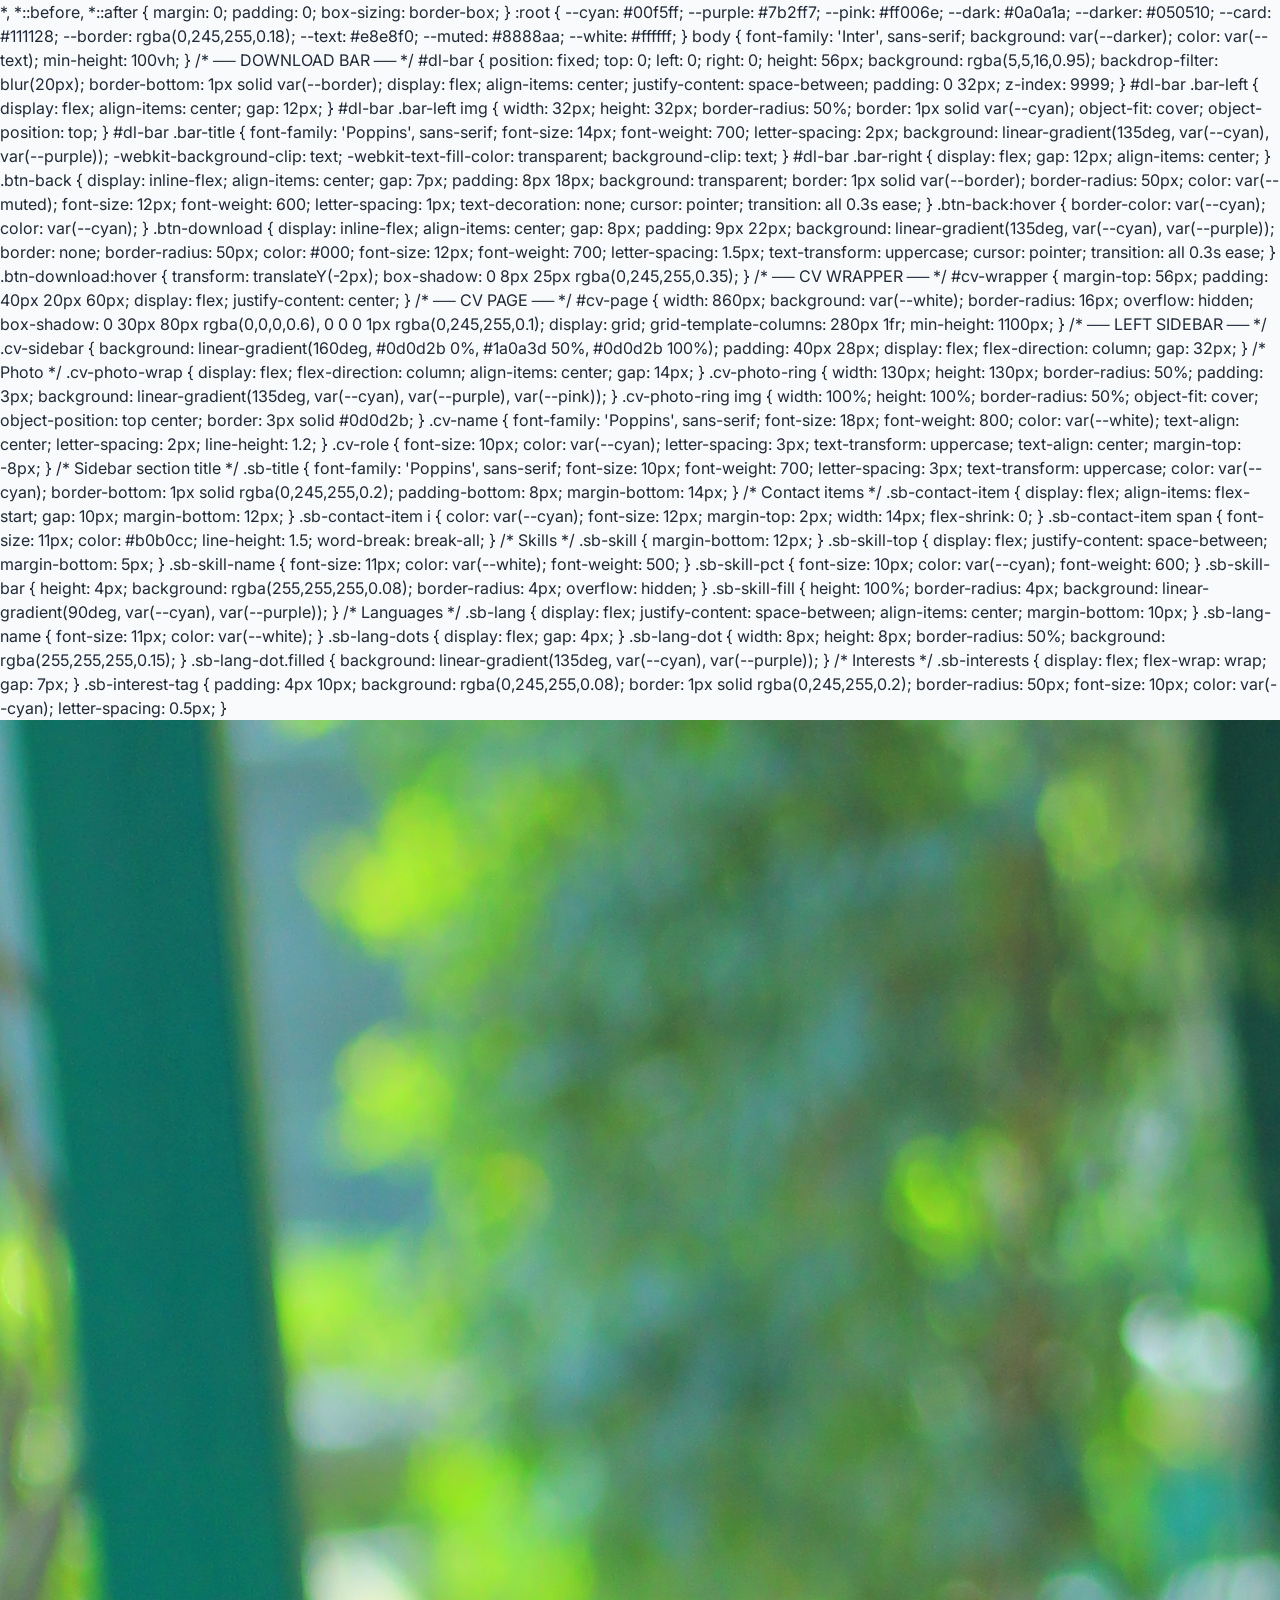
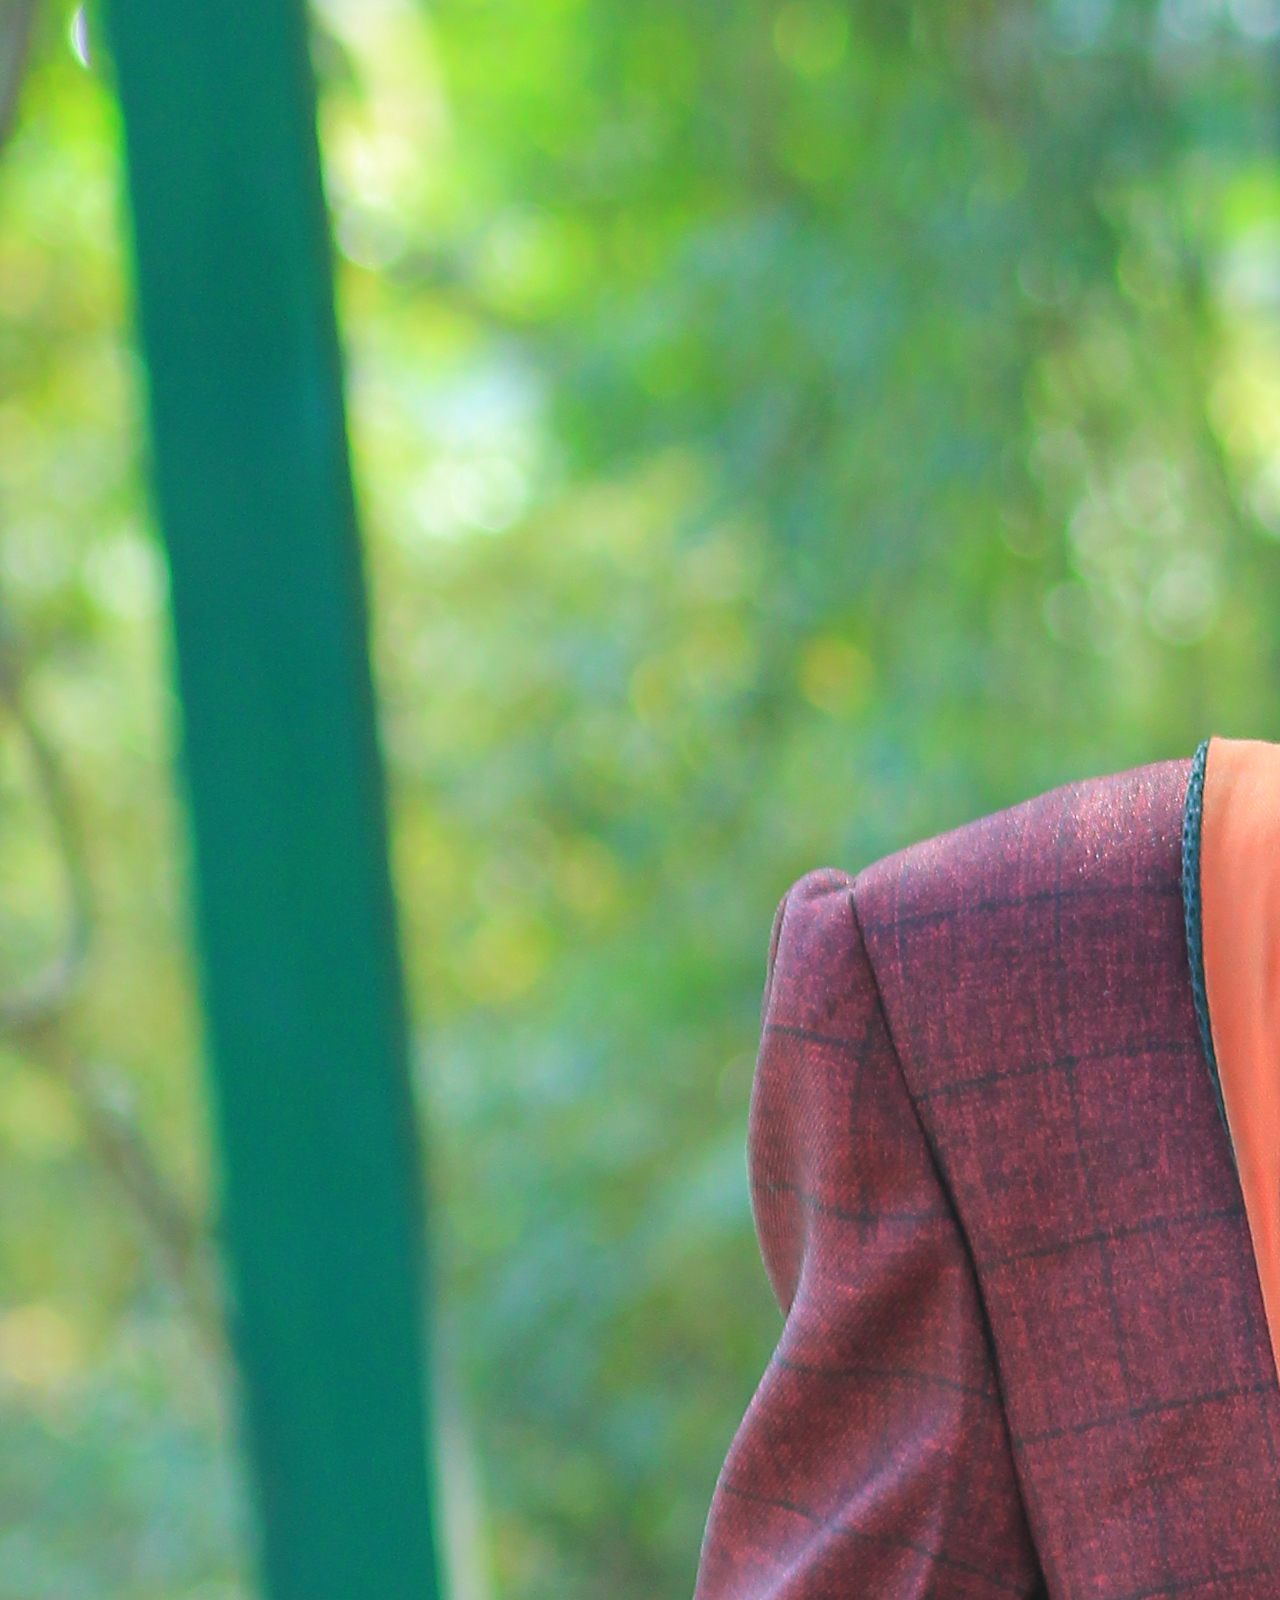
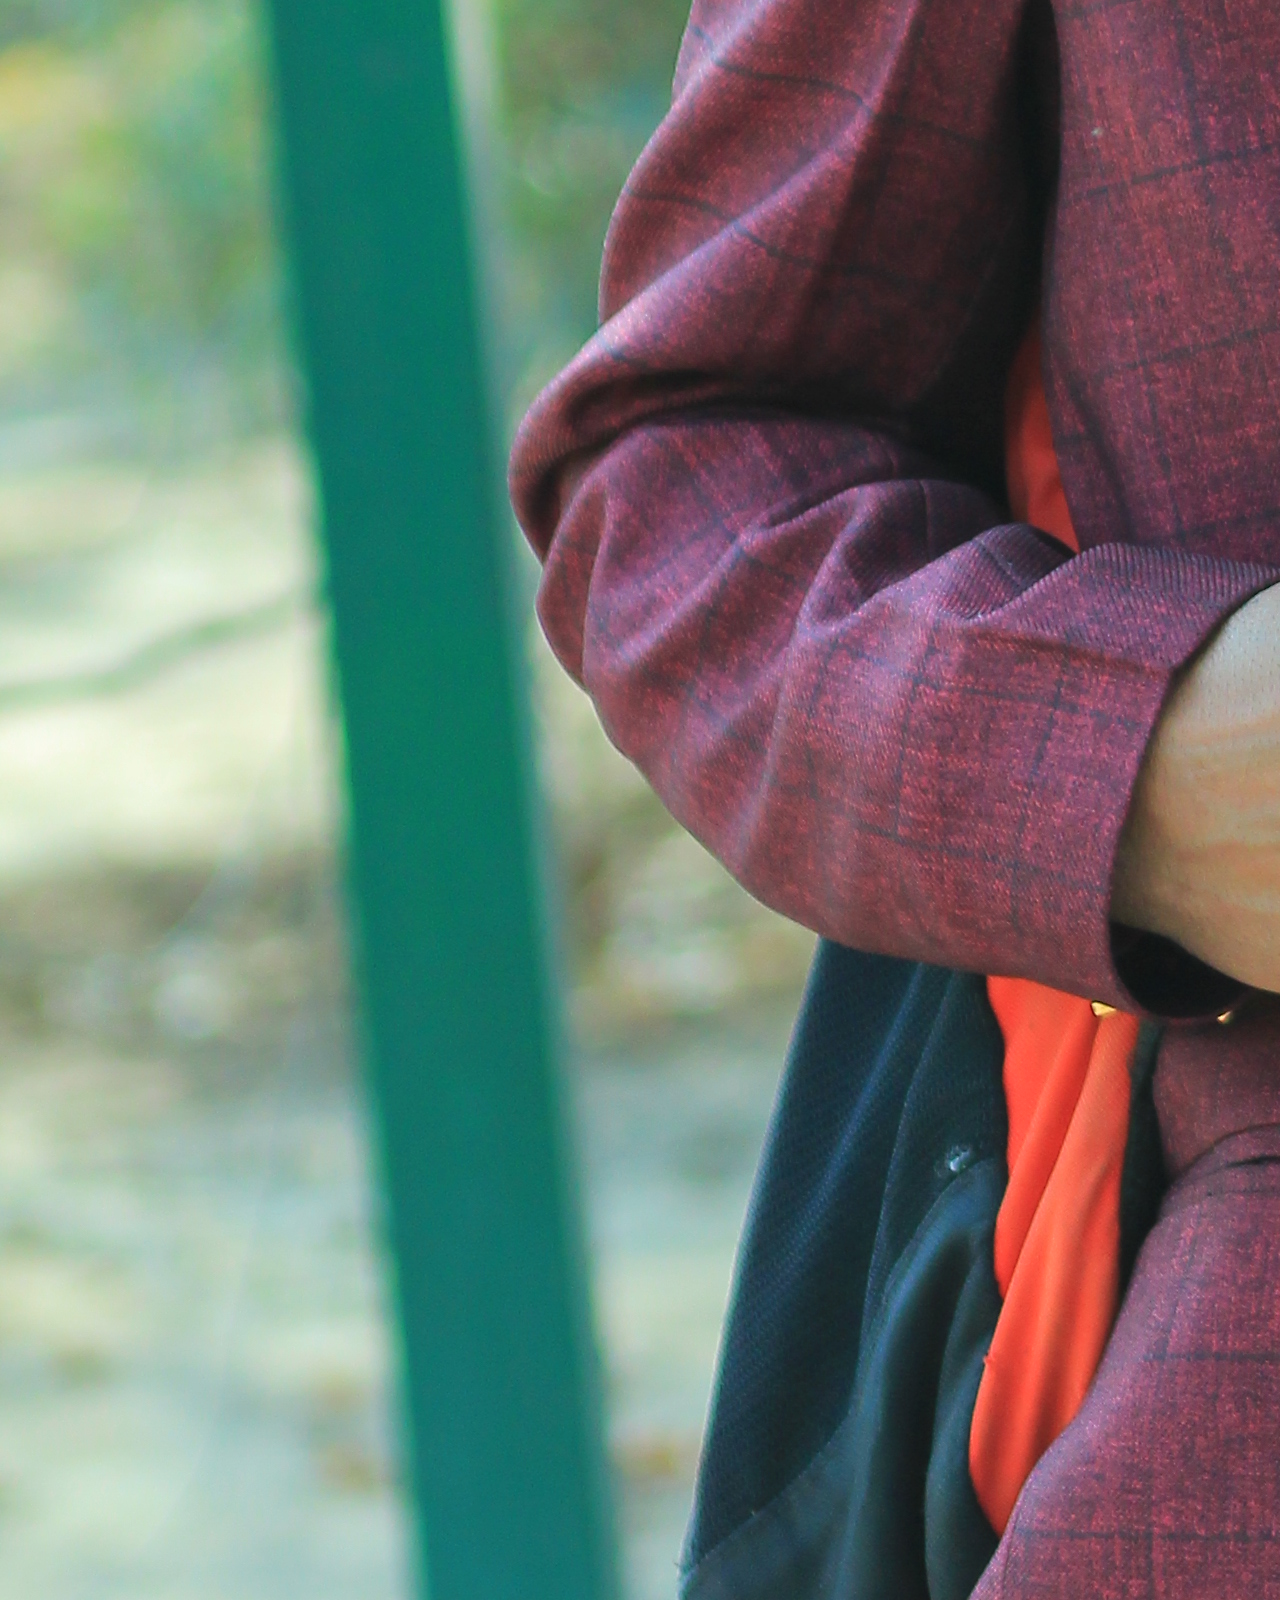
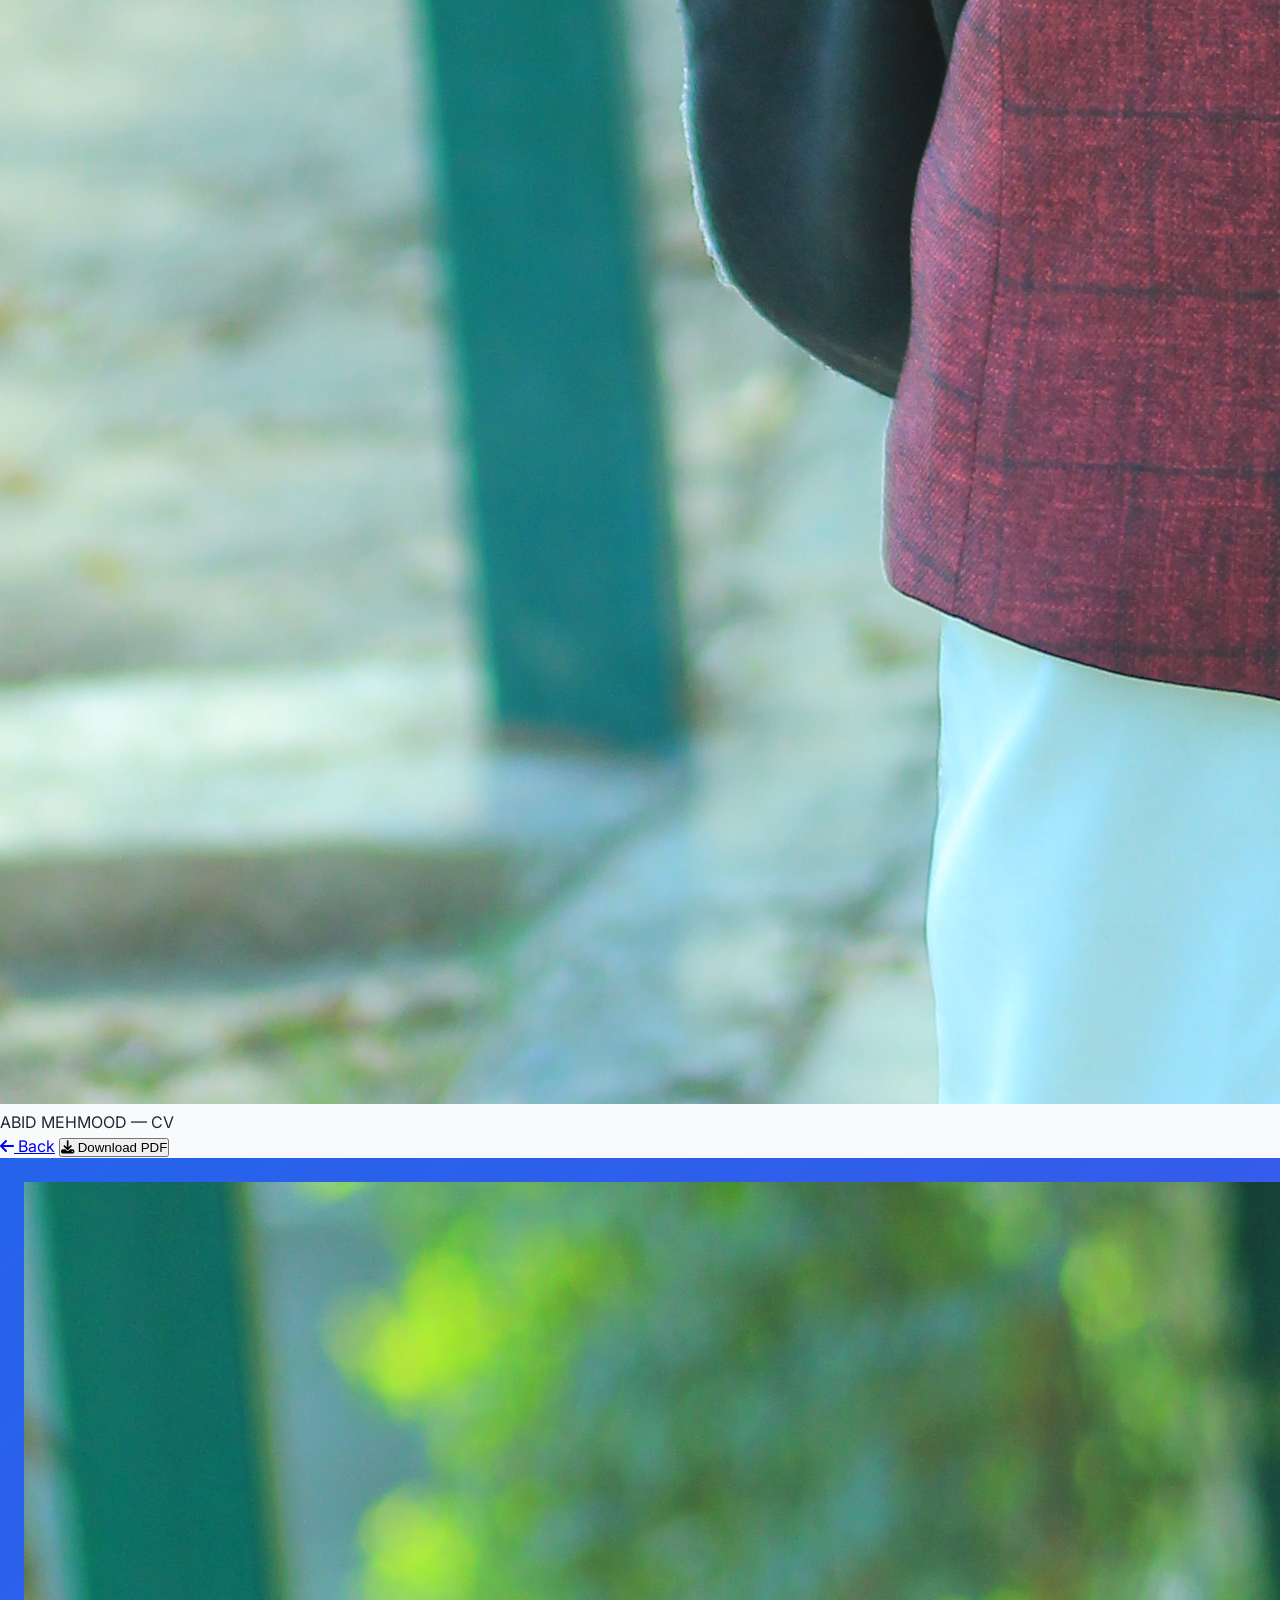
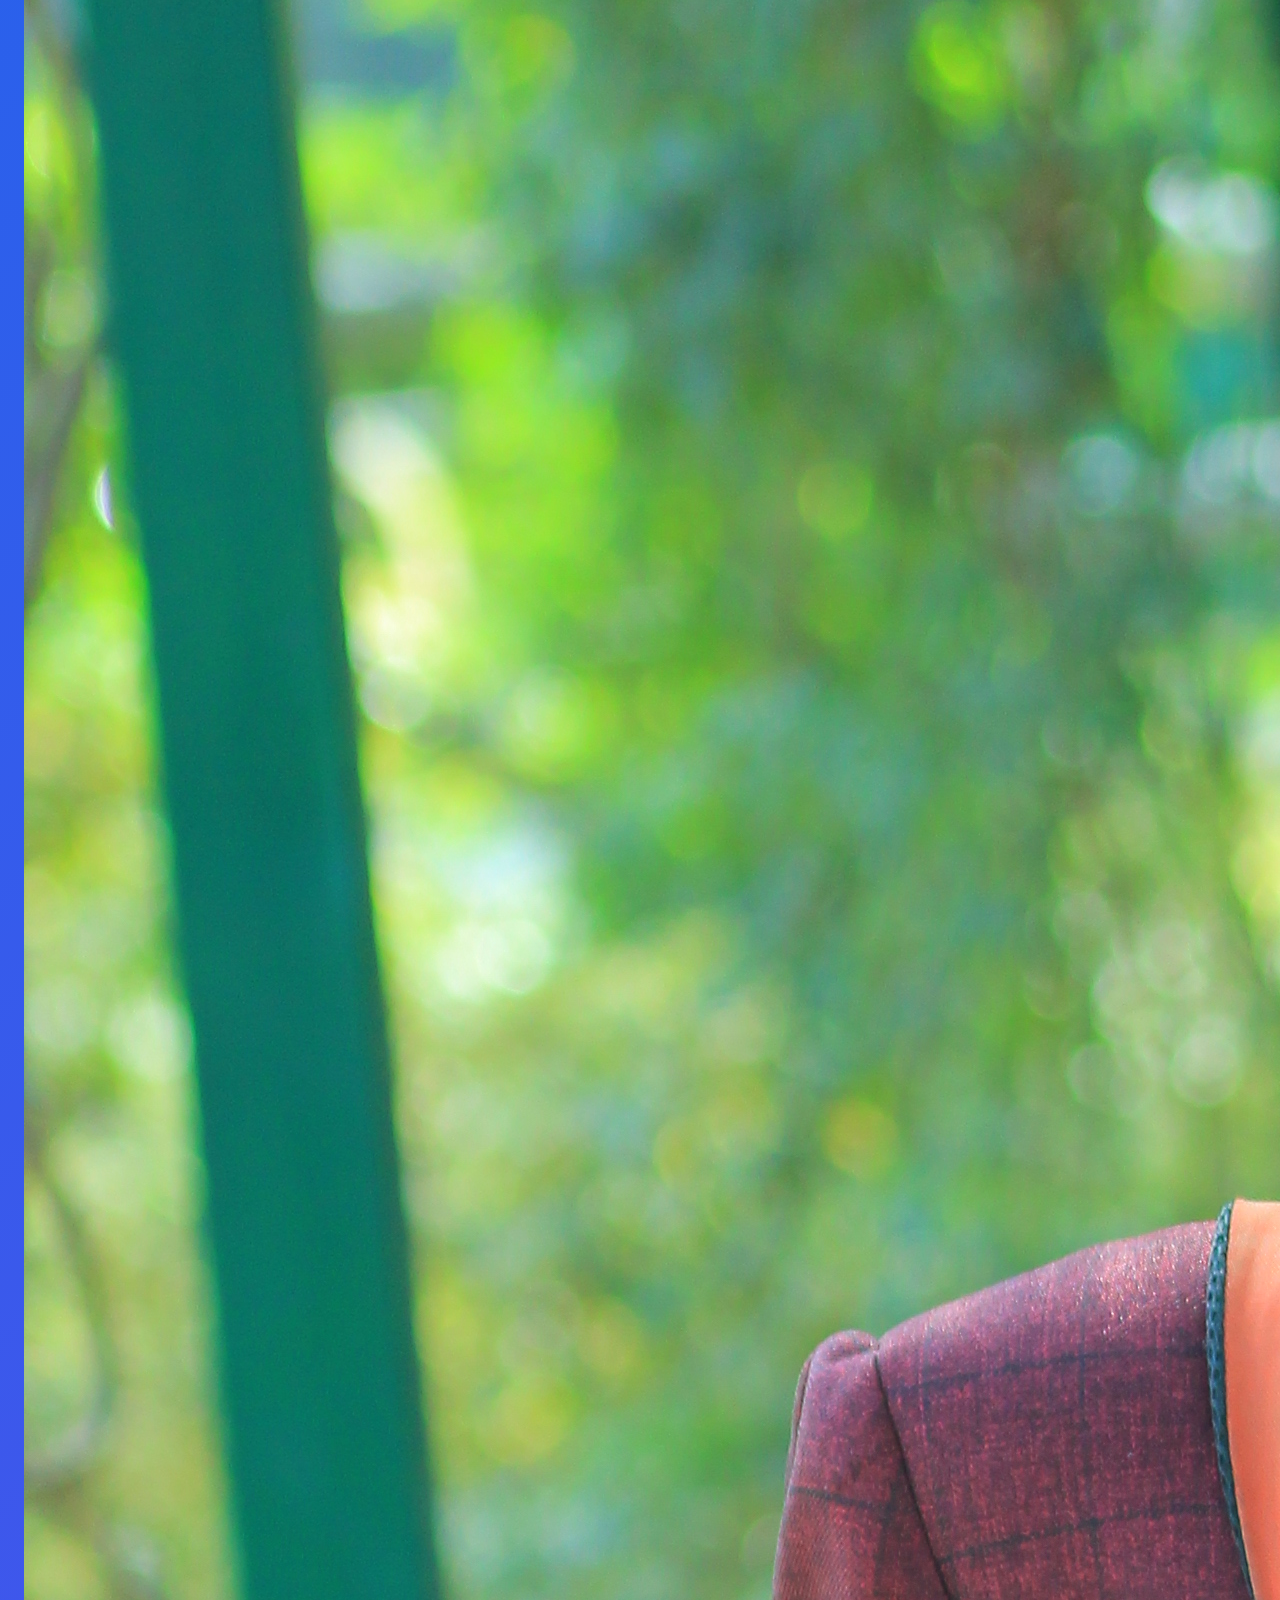
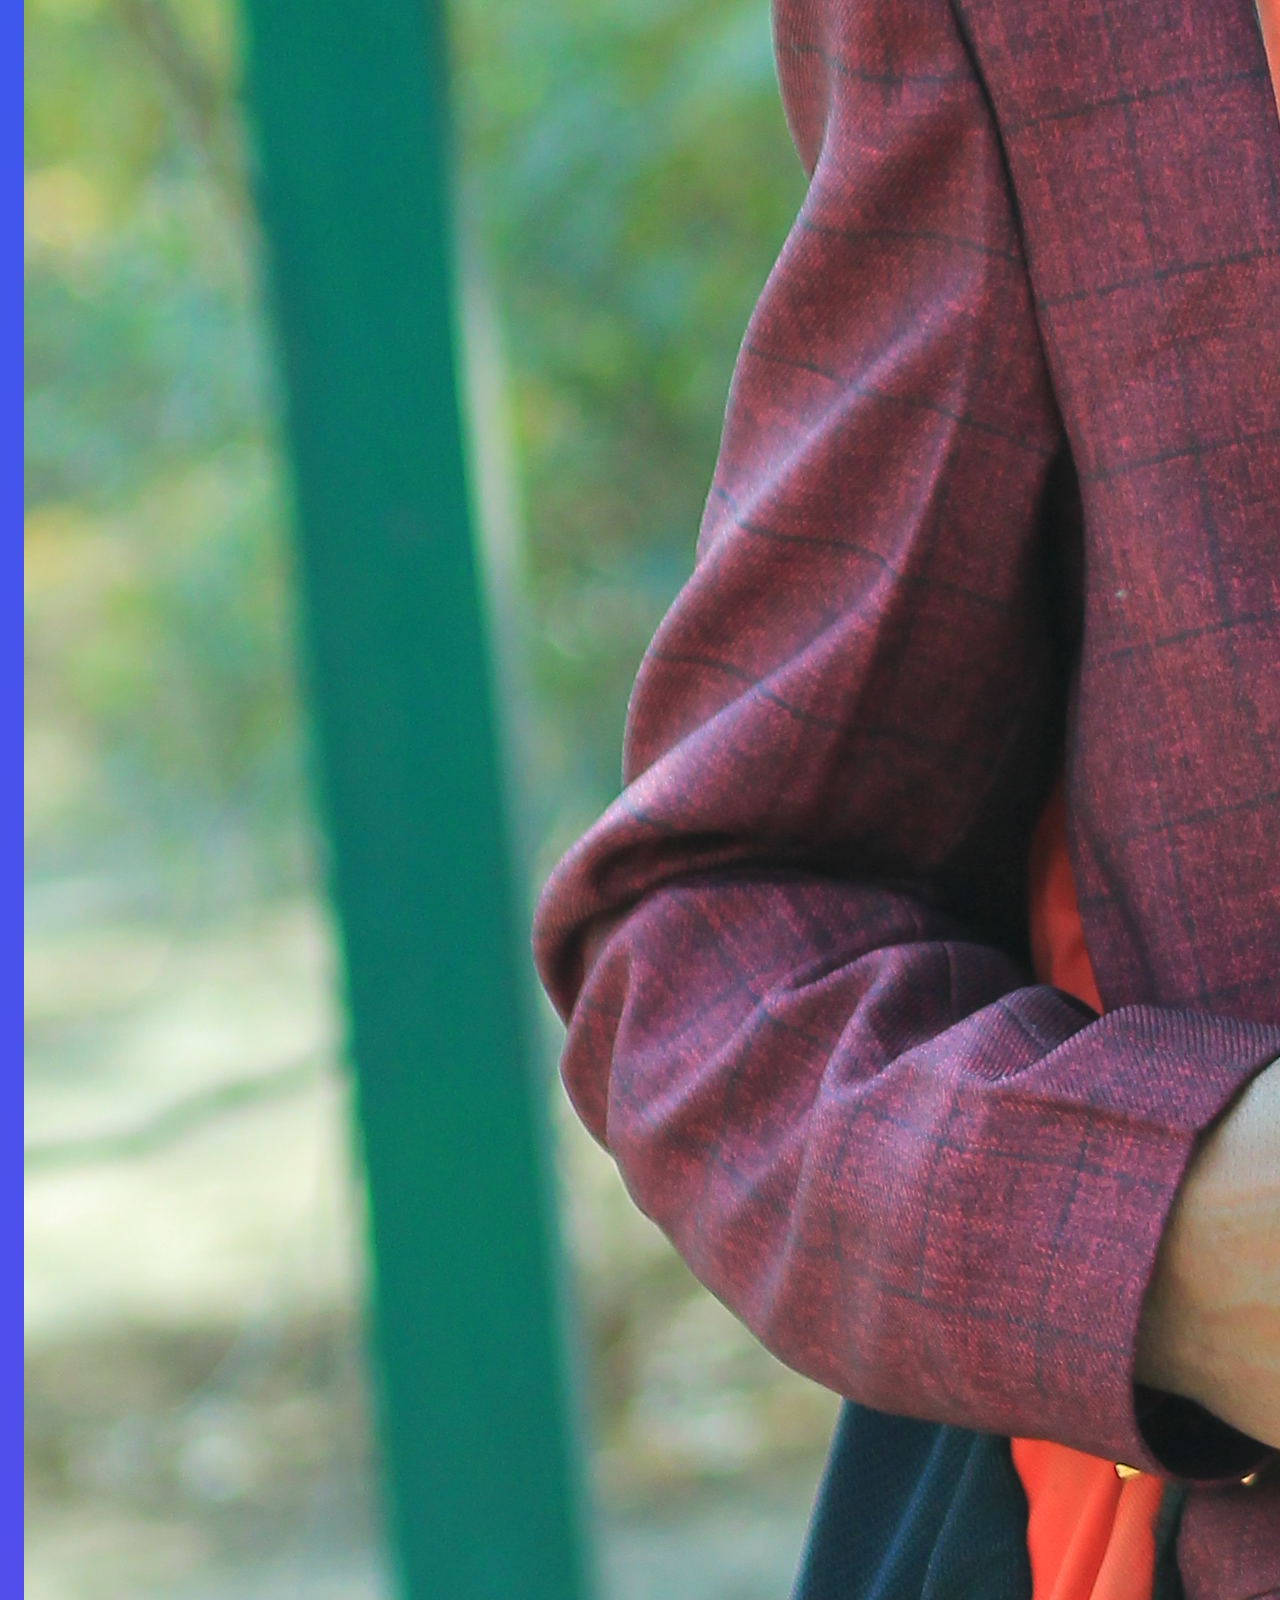
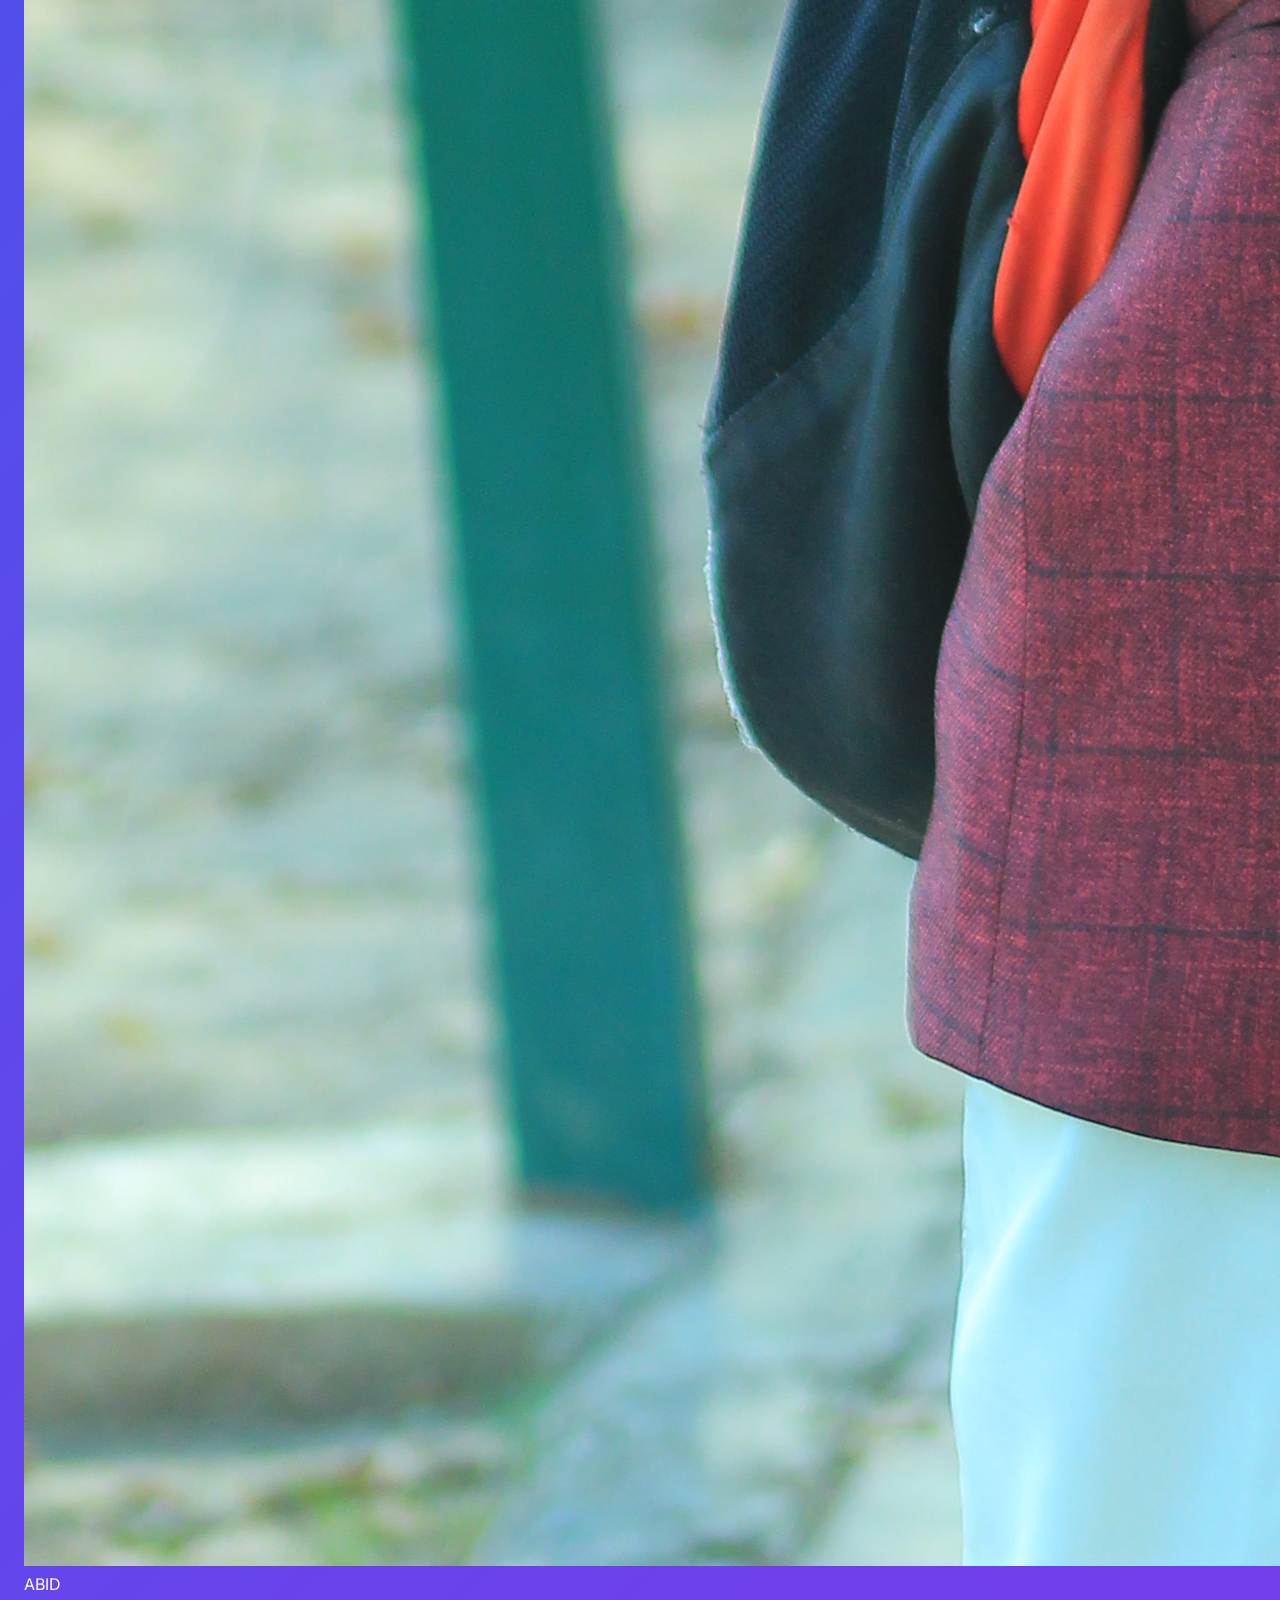
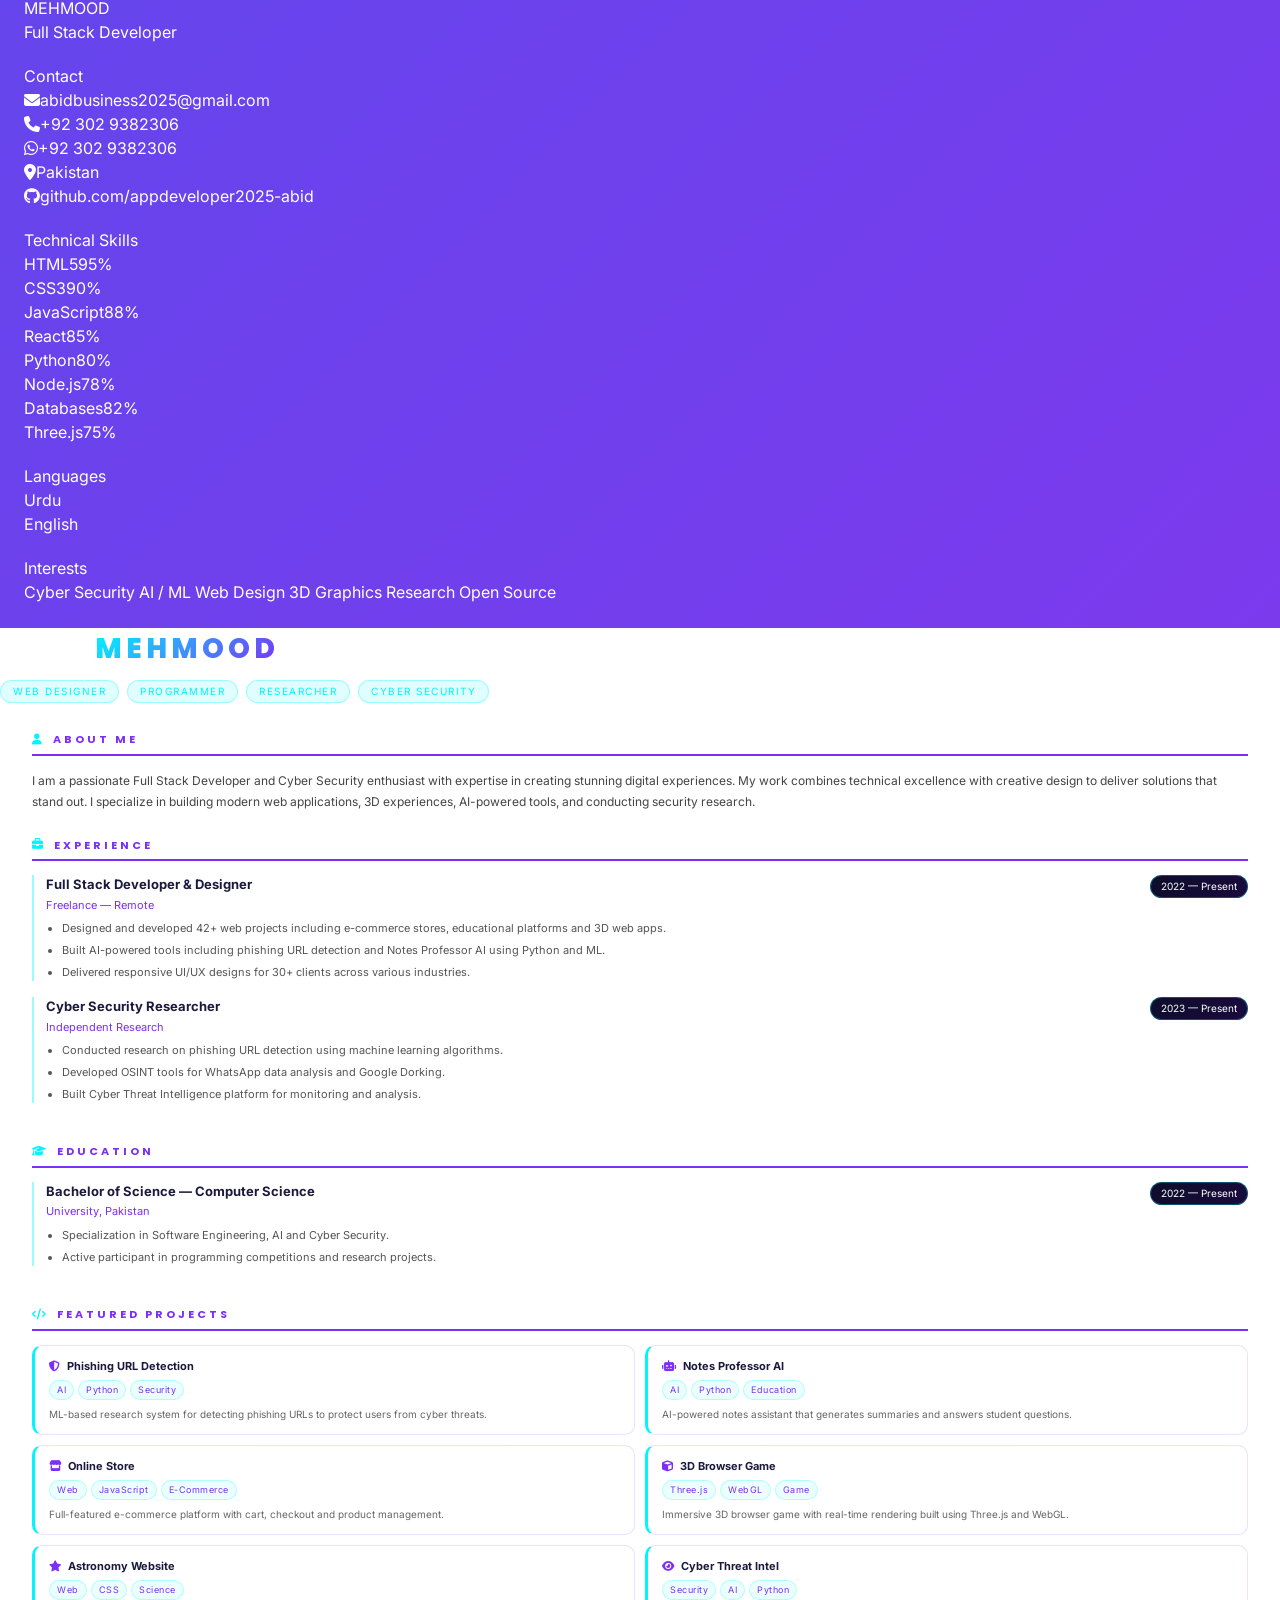
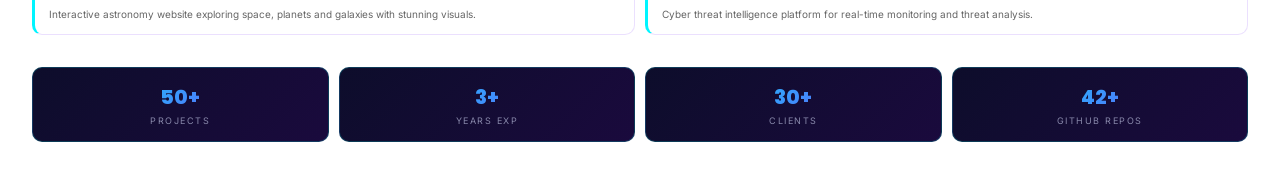
<file: cv.html>
<!DOCTYPE html>
<html lang="en">
<head>
    <meta charset="UTF-8">
    <meta name="viewport" content="width=device-width, initial-scale=1.0">
    <title>Abid Mehmood — CV</title>
    <link rel="icon" type="image/jpeg" href="My%20Picture.JPG">
    <link href="https://fonts.googleapis.com/css2?family=Inter:wght@300;400;500;600;700&family=Poppins:wght@600;700;800&display=swap" rel="stylesheet">
    <link rel="stylesheet" href="https://cdnjs.cloudflare.com/ajax/libs/font-awesome/6.5.0/css/all.min.css">
    <style>
        /* Reset & Variables */
        *, *::before, *::after { 
            margin: 0; 
            padding: 0; 
            box-sizing: border-box; 
        }

        :root {
            --primary: #2563eb;
            --secondary: #7c3aed;
            --accent: #06b6d4;
            --success: #10b981;
            --warning: #f59e0b;
            --danger: #ef4444;
            --dark: #1e293b;
            --darker: #0f172a;
            --light: #f8fafc;
            --white: #ffffff;
            --gray-50: #f9fafb;
            --gray-100: #f3f4f6;
            --gray-200: #e5e7eb;
            --gray-300: #d1d5db;
            --gray-400: #9ca3af;
            --gray-500: #6b7280;
            --gray-600: #4b5563;
            --gray-700: #374151;
            --gray-800: #1f2937;
            --gray-900: #111827;
            --gradient-primary: linear-gradient(135deg, var(--primary), var(--secondary));
            --gradient-accent: linear-gradient(135deg, var(--accent), var(--success));
            --shadow-sm: 0 1px 2px 0 rgb(0 0 0 / 0.05);
            --shadow-md: 0 4px 6px -1px rgb(0 0 0 / 0.1), 0 2px 4px -2px rgb(0 0 0 / 0.1);
            --shadow-lg: 0 10px 15px -3px rgb(0 0 0 / 0.1), 0 4px 6px -4px rgb(0 0 0 / 0.1);
            --shadow-xl: 0 20px 25px -5px rgb(0 0 0 / 0.1), 0 8px 10px -6px rgb(0 0 0 / 0.1);
        }

        body {
            font-family: 'Inter', sans-serif;
            background: var(--gray-50);
            color: var(--gray-800);
            line-height: 1.5;
            -webkit-font-smoothing: antialiased;
            -moz-osx-font-smoothing: grayscale;
        }
        /* Header & Navigation */
        .cv-header {
            position: fixed;
            top: 0;
            left: 0;
            right: 0;
            height: 60px;
            background: rgba(255, 255, 255, 0.95);
            backdrop-filter: blur(20px);
            border-bottom: 1px solid var(--gray-200);
            display: flex;
            align-items: center;
            justify-content: space-between;
            padding: 0 2rem;
            z-index: 1000;
            box-shadow: var(--shadow-sm);
        }

        .cv-header-left {
            display: flex;
            align-items: center;
            gap: 1rem;
        }

        .cv-header-avatar {
            width: 40px;
            height: 40px;
            border-radius: 50%;
            object-fit: cover;
            border: 2px solid var(--primary);
        }

        .cv-header-title {
            font-family: 'Poppins', sans-serif;
            font-size: 1.1rem;
            font-weight: 700;
            background: var(--gradient-primary);
            -webkit-background-clip: text;
            -webkit-text-fill-color: transparent;
            background-clip: text;
        }

        .cv-header-actions {
            display: flex;
            gap: 0.75rem;
            align-items: center;
        }

        .btn {
            display: inline-flex;
            align-items: center;
            gap: 0.5rem;
            padding: 0.5rem 1rem;
            border-radius: 0.5rem;
            font-size: 0.875rem;
            font-weight: 600;
            text-decoration: none;
            cursor: pointer;
            transition: all 0.2s ease;
            border: none;
        }

        .btn-outline {
            background: transparent;
            border: 1px solid var(--gray-300);
            color: var(--gray-700);
        }

        .btn-outline:hover {
            background: var(--gray-50);
            border-color: var(--primary);
            color: var(--primary);
        }

        .btn-primary {
            background: var(--gradient-primary);
            color: white;
            box-shadow: var(--shadow-md);
        }

        .btn-primary:hover {
            transform: translateY(-1px);
            box-shadow: var(--shadow-lg);
        }

        /* Main CV Container */
        .cv-container {
            margin-top: 60px;
            padding: 1rem;
            display: flex;
            justify-content: center;
            min-height: calc(100vh - 60px);
        }

        .cv-page {
            width: 100%;
            max-width: 1000px;
            background: white;
            border-radius: 1rem;
            box-shadow: var(--shadow-xl);
            overflow: hidden;
            display: grid;
            grid-template-columns: 320px 1fr;
            min-height: 800px;
        }

        /* Left Sidebar */
        .cv-sidebar {
            background: var(--gradient-primary);
            padding: 1.5rem;
            color: white;
            display: flex;
            flex-direction: column;
            gap: 1.25rem;
        }

        .cv-main {
            background: var(--white);
            display: flex;
            flex-direction: column;
        }

        .cv-header-name {
            font-family: 'Poppins', sans-serif;
            font-size: 28px;
            font-weight: 800;
            color: #fff;
            letter-spacing: 4px;
        }

        .cv-header-name span {
            background: linear-gradient(135deg, #00f5ff, #7b2ff7);
            -webkit-background-clip: text;
            -webkit-text-fill-color: transparent;
            background-clip: text;
        }

        .cv-header-tags {
            display: flex;
            flex-wrap: wrap;
            gap: 8px;
            margin-top: 10px;
        }

        .cv-header-tags span {
            padding: 3px 12px;
            background: rgba(0,245,255,0.12);
            border: 1px solid rgba(0,245,255,0.3);
            border-radius: 50px;
            font-size: 10px;
            color: #00f5ff;
            letter-spacing: 1.5px;
            text-transform: uppercase;
        }

        .cv-body {
            padding: 28px 32px;
            flex: 1;
            display: flex;
            flex-direction: column;
            gap: 24px;
        }

        /* Section title */
        .cv-sec-title {
            font-family: 'Poppins', sans-serif;
            font-size: 11px;
            font-weight: 700;
            letter-spacing: 3px;
            text-transform: uppercase;
            color: #7b2ff7;
            border-bottom: 2px solid #7b2ff7;
            padding-bottom: 6px;
            margin-bottom: 14px;
            display: flex;
            align-items: center;
            gap: 8px;
        }

        .cv-sec-title i { color: #00f5ff; }

        /* About text */
        .cv-about-text {
            font-size: 12px;
            color: #444;
            line-height: 1.8;
        }

        /* Experience / Education items */
        .cv-item {
            margin-bottom: 16px;
            padding-left: 12px;
            border-left: 2px solid rgba(0,245,255,0.4);
        }

        .cv-item-header {
            display: flex;
            justify-content: space-between;
            align-items: flex-start;
            margin-bottom: 6px;
        }

        .cv-item-title {
            font-size: 13px;
            font-weight: 700;
            color: #1a1a3d;
        }

        .cv-item-sub {
            font-size: 11px;
            color: #7b2ff7;
            margin-top: 2px;
        }

        .cv-item-date {
            font-size: 10px;
            color: #fff;
            background: linear-gradient(135deg, #0d0d2b, #1a0a3d);
            padding: 3px 10px;
            border-radius: 50px;
            white-space: nowrap;
            border: 1px solid rgba(0,245,255,0.3);
        }

        .cv-item-list {
            padding-left: 16px;
        }

        .cv-item-list li {
            font-size: 11px;
            color: #555;
            line-height: 1.7;
            margin-bottom: 3px;
        }

        /* Projects grid */
        .cv-projects-grid {
            display: grid;
            grid-template-columns: 1fr 1fr;
            gap: 10px;
        }

        .cv-proj {
            background: #fff;
            border: 1px solid rgba(123,47,247,0.15);
            border-radius: 10px;
            padding: 12px 14px;
            border-left: 3px solid #00f5ff;
        }

        .cv-proj-name {
            font-size: 11px;
            font-weight: 700;
            color: #1a1a3d;
            margin-bottom: 6px;
        }

        .cv-proj-name i {
            color: #7b2ff7;
            margin-right: 4px;
        }

        .cv-proj-tags {
            display: flex;
            flex-wrap: wrap;
            gap: 4px;
            margin-bottom: 6px;
        }

        .cv-proj-tags span {
            padding: 2px 7px;
            background: rgba(0,245,255,0.08);
            border: 1px solid rgba(0,245,255,0.25);
            border-radius: 50px;
            font-size: 9px;
            color: #7b2ff7;
            letter-spacing: 0.5px;
        }

        .cv-proj-desc {
            font-size: 10px;
            color: #666;
            line-height: 1.6;
        }

        /* Stats row */
        .cv-stats-row {
            display: grid;
            grid-template-columns: repeat(4, 1fr);
            gap: 10px;
            margin-top: auto;
            padding-top: 8px;
        }

        .cv-stat {
            background: linear-gradient(135deg, #0d0d2b, #1a0a3d);
            border-radius: 10px;
            padding: 14px 10px;
            text-align: center;
            border: 1px solid rgba(0,245,255,0.2);
        }

        .cv-stat-num {
            display: block;
            font-family: 'Poppins', sans-serif;
            font-size: 20px;
            font-weight: 800;
            background: linear-gradient(135deg, #00f5ff, #7b2ff7);
            -webkit-background-clip: text;
            -webkit-text-fill-color: transparent;
            background-clip: text;
        }

        .cv-stat-label {
            display: block;
            font-size: 9px;
            color: #8888aa;
            letter-spacing: 1.5px;
            text-transform: uppercase;
            margin-top: 2px;
        }

        /* ── PRINT STYLES ── */
        @media print {
            body { background: #fff !important; }
            #dl-bar { display: none !important; }
            #cv-wrapper { margin-top: 0 !important; padding: 0 !important; }
            #cv-page {
                width: 100% !important;
                box-shadow: none !important;
                border-radius: 0 !important;
                min-height: auto !important;
            }
            .cv-sidebar { -webkit-print-color-adjust: exact; print-color-adjust: exact; }
            .cv-header-strip { -webkit-print-color-adjust: exact; print-color-adjust: exact; }
            .cv-stat { -webkit-print-color-adjust: exact; print-color-adjust: exact; }
            .cv-item-date { -webkit-print-color-adjust: exact; print-color-adjust: exact; }
        }

        @page { margin: 0; size: A4; }
    </style>
</head>
        *, *::before, *::after { margin: 0; padding: 0; box-sizing: border-box; }

        :root {
            --cyan:    #00f5ff;
            --purple:  #7b2ff7;
            --pink:    #ff006e;
            --dark:    #0a0a1a;
            --darker:  #050510;
            --card:    #111128;
            --border:  rgba(0,245,255,0.18);
            --text:    #e8e8f0;
            --muted:   #8888aa;
            --white:   #ffffff;
        }

        body {
            font-family: 'Inter', sans-serif;
            background: var(--darker);
            color: var(--text);
            min-height: 100vh;
        }

        /* ── DOWNLOAD BAR ── */
        #dl-bar {
            position: fixed;
            top: 0; left: 0; right: 0;
            height: 56px;
            background: rgba(5,5,16,0.95);
            backdrop-filter: blur(20px);
            border-bottom: 1px solid var(--border);
            display: flex;
            align-items: center;
            justify-content: space-between;
            padding: 0 32px;
            z-index: 9999;
        }

        #dl-bar .bar-left {
            display: flex;
            align-items: center;
            gap: 12px;
        }

        #dl-bar .bar-left img {
            width: 32px;
            height: 32px;
            border-radius: 50%;
            border: 1px solid var(--cyan);
            object-fit: cover;
            object-position: top;
        }

        #dl-bar .bar-title {
            font-family: 'Poppins', sans-serif;
            font-size: 14px;
            font-weight: 700;
            letter-spacing: 2px;
            background: linear-gradient(135deg, var(--cyan), var(--purple));
            -webkit-background-clip: text;
            -webkit-text-fill-color: transparent;
            background-clip: text;
        }

        #dl-bar .bar-right {
            display: flex;
            gap: 12px;
            align-items: center;
        }

        .btn-back {
            display: inline-flex;
            align-items: center;
            gap: 7px;
            padding: 8px 18px;
            background: transparent;
            border: 1px solid var(--border);
            border-radius: 50px;
            color: var(--muted);
            font-size: 12px;
            font-weight: 600;
            letter-spacing: 1px;
            text-decoration: none;
            cursor: pointer;
            transition: all 0.3s ease;
        }

        .btn-back:hover {
            border-color: var(--cyan);
            color: var(--cyan);
        }

        .btn-download {
            display: inline-flex;
            align-items: center;
            gap: 8px;
            padding: 9px 22px;
            background: linear-gradient(135deg, var(--cyan), var(--purple));
            border: none;
            border-radius: 50px;
            color: #000;
            font-size: 12px;
            font-weight: 700;
            letter-spacing: 1.5px;
            text-transform: uppercase;
            cursor: pointer;
            transition: all 0.3s ease;
        }

        .btn-download:hover {
            transform: translateY(-2px);
            box-shadow: 0 8px 25px rgba(0,245,255,0.35);
        }

        /* ── CV WRAPPER ── */
        #cv-wrapper {
            margin-top: 56px;
            padding: 40px 20px 60px;
            display: flex;
            justify-content: center;
        }

        /* ── CV PAGE ── */
        #cv-page {
            width: 860px;
            background: var(--white);
            border-radius: 16px;
            overflow: hidden;
            box-shadow: 0 30px 80px rgba(0,0,0,0.6), 0 0 0 1px rgba(0,245,255,0.1);
            display: grid;
            grid-template-columns: 280px 1fr;
            min-height: 1100px;
        }

        /* ── LEFT SIDEBAR ── */
        .cv-sidebar {
            background: linear-gradient(160deg, #0d0d2b 0%, #1a0a3d 50%, #0d0d2b 100%);
            padding: 40px 28px;
            display: flex;
            flex-direction: column;
            gap: 32px;
        }

        /* Photo */
        .cv-photo-wrap {
            display: flex;
            flex-direction: column;
            align-items: center;
            gap: 14px;
        }

        .cv-photo-ring {
            width: 130px;
            height: 130px;
            border-radius: 50%;
            padding: 3px;
            background: linear-gradient(135deg, var(--cyan), var(--purple), var(--pink));
        }

        .cv-photo-ring img {
            width: 100%;
            height: 100%;
            border-radius: 50%;
            object-fit: cover;
            object-position: top center;
            border: 3px solid #0d0d2b;
        }

        .cv-name {
            font-family: 'Poppins', sans-serif;
            font-size: 18px;
            font-weight: 800;
            color: var(--white);
            text-align: center;
            letter-spacing: 2px;
            line-height: 1.2;
        }

        .cv-role {
            font-size: 10px;
            color: var(--cyan);
            letter-spacing: 3px;
            text-transform: uppercase;
            text-align: center;
            margin-top: -8px;
        }

        /* Sidebar section title */
        .sb-title {
            font-family: 'Poppins', sans-serif;
            font-size: 10px;
            font-weight: 700;
            letter-spacing: 3px;
            text-transform: uppercase;
            color: var(--cyan);
            border-bottom: 1px solid rgba(0,245,255,0.2);
            padding-bottom: 8px;
            margin-bottom: 14px;
        }

        /* Contact items */
        .sb-contact-item {
            display: flex;
            align-items: flex-start;
            gap: 10px;
            margin-bottom: 12px;
        }

        .sb-contact-item i {
            color: var(--cyan);
            font-size: 12px;
            margin-top: 2px;
            width: 14px;
            flex-shrink: 0;
        }

        .sb-contact-item span {
            font-size: 11px;
            color: #b0b0cc;
            line-height: 1.5;
            word-break: break-all;
        }

        /* Skills */
        .sb-skill {
            margin-bottom: 12px;
        }

        .sb-skill-top {
            display: flex;
            justify-content: space-between;
            margin-bottom: 5px;
        }

        .sb-skill-name {
            font-size: 11px;
            color: var(--white);
            font-weight: 500;
        }

        .sb-skill-pct {
            font-size: 10px;
            color: var(--cyan);
            font-weight: 600;
        }

        .sb-skill-bar {
            height: 4px;
            background: rgba(255,255,255,0.08);
            border-radius: 4px;
            overflow: hidden;
        }

        .sb-skill-fill {
            height: 100%;
            border-radius: 4px;
            background: linear-gradient(90deg, var(--cyan), var(--purple));
        }

        /* Languages */
        .sb-lang {
            display: flex;
            justify-content: space-between;
            align-items: center;
            margin-bottom: 10px;
        }

        .sb-lang-name {
            font-size: 11px;
            color: var(--white);
        }

        .sb-lang-dots {
            display: flex;
            gap: 4px;
        }

        .sb-lang-dot {
            width: 8px;
            height: 8px;
            border-radius: 50%;
            background: rgba(255,255,255,0.15);
        }

        .sb-lang-dot.filled {
            background: linear-gradient(135deg, var(--cyan), var(--purple));
        }

        /* Interests */
        .sb-interests {
            display: flex;
            flex-wrap: wrap;
            gap: 7px;
        }

        .sb-interest-tag {
            padding: 4px 10px;
            background: rgba(0,245,255,0.08);
            border: 1px solid rgba(0,245,255,0.2);
            border-radius: 50px;
            font-size: 10px;
            color: var(--cyan);
            letter-spacing: 0.5px;
        }
    </style>
</head>
<body>

    <!-- TOP BAR -->
    <div id="dl-bar">
        <div class="bar-left">
            <img src="My%20Picture.JPG" alt="Abid Mehmood">
            <span class="bar-title">ABID MEHMOOD — CV</span>
        </div>
        <div class="bar-right">
            <a href="index.html" class="btn-back"><i class="fas fa-arrow-left"></i> Back</a>
            <button class="btn-download" onclick="downloadCV()">
                <i class="fas fa-download"></i> Download PDF
            </button>
        </div>
    </div>

    <!-- CV PAGE -->
    <div id="cv-wrapper">
        <div id="cv-page">

            <!-- LEFT SIDEBAR -->
            <div class="cv-sidebar">

                <!-- Photo & Name -->
                <div class="cv-photo-wrap">
                    <div class="cv-photo-ring">
                        <img src="My%20Picture.JPG" alt="Abid Mehmood">
                    </div>
                    <div class="cv-name">ABID<br>MEHMOOD</div>
                    <div class="cv-role">Full Stack Developer</div>
                </div>

                <!-- Contact -->
                <div>
                    <div class="sb-title">Contact</div>
                    <div class="sb-contact-item"><i class="fas fa-envelope"></i><span>abidbusiness2025@gmail.com</span></div>
                    <div class="sb-contact-item"><i class="fas fa-phone"></i><span>+92 302 9382306</span></div>
                    <div class="sb-contact-item"><i class="fab fa-whatsapp"></i><span>+92 302 9382306</span></div>
                    <div class="sb-contact-item"><i class="fas fa-map-marker-alt"></i><span>Pakistan</span></div>
                    <div class="sb-contact-item"><i class="fab fa-github"></i><span>github.com/appdeveloper2025-abid</span></div>
                </div>

                <!-- Skills -->
                <div>
                    <div class="sb-title">Technical Skills</div>
                    <div class="sb-skill"><div class="sb-skill-top"><span class="sb-skill-name">HTML5</span><span class="sb-skill-pct">95%</span></div><div class="sb-skill-bar"><div class="sb-skill-fill" style="width:95%"></div></div></div>
                    <div class="sb-skill"><div class="sb-skill-top"><span class="sb-skill-name">CSS3</span><span class="sb-skill-pct">90%</span></div><div class="sb-skill-bar"><div class="sb-skill-fill" style="width:90%"></div></div></div>
                    <div class="sb-skill"><div class="sb-skill-top"><span class="sb-skill-name">JavaScript</span><span class="sb-skill-pct">88%</span></div><div class="sb-skill-bar"><div class="sb-skill-fill" style="width:88%"></div></div></div>
                    <div class="sb-skill"><div class="sb-skill-top"><span class="sb-skill-name">React</span><span class="sb-skill-pct">85%</span></div><div class="sb-skill-bar"><div class="sb-skill-fill" style="width:85%"></div></div></div>
                    <div class="sb-skill"><div class="sb-skill-top"><span class="sb-skill-name">Python</span><span class="sb-skill-pct">80%</span></div><div class="sb-skill-bar"><div class="sb-skill-fill" style="width:80%"></div></div></div>
                    <div class="sb-skill"><div class="sb-skill-top"><span class="sb-skill-name">Node.js</span><span class="sb-skill-pct">78%</span></div><div class="sb-skill-bar"><div class="sb-skill-fill" style="width:78%"></div></div></div>
                    <div class="sb-skill"><div class="sb-skill-top"><span class="sb-skill-name">Databases</span><span class="sb-skill-pct">82%</span></div><div class="sb-skill-bar"><div class="sb-skill-fill" style="width:82%"></div></div></div>
                    <div class="sb-skill"><div class="sb-skill-top"><span class="sb-skill-name">Three.js</span><span class="sb-skill-pct">75%</span></div><div class="sb-skill-bar"><div class="sb-skill-fill" style="width:75%"></div></div></div>
                </div>

                <!-- Languages -->
                <div>
                    <div class="sb-title">Languages</div>
                    <div class="sb-lang"><span class="sb-lang-name">Urdu</span><div class="sb-lang-dots"><div class="sb-lang-dot filled"></div><div class="sb-lang-dot filled"></div><div class="sb-lang-dot filled"></div><div class="sb-lang-dot filled"></div><div class="sb-lang-dot filled"></div></div></div>
                    <div class="sb-lang"><span class="sb-lang-name">English</span><div class="sb-lang-dots"><div class="sb-lang-dot filled"></div><div class="sb-lang-dot filled"></div><div class="sb-lang-dot filled"></div><div class="sb-lang-dot filled"></div><div class="sb-lang-dot"></div></div></div>
                </div>

                <!-- Interests -->
                <div>
                    <div class="sb-title">Interests</div>
                    <div class="sb-interests">
                        <span class="sb-interest-tag">Cyber Security</span>
                        <span class="sb-interest-tag">AI / ML</span>
                        <span class="sb-interest-tag">Web Design</span>
                        <span class="sb-interest-tag">3D Graphics</span>
                        <span class="sb-interest-tag">Research</span>
                        <span class="sb-interest-tag">Open Source</span>
                    </div>
                </div>

            </div>
            <!-- END SIDEBAR -->

            <!-- RIGHT MAIN -->
            <div class="cv-main">

                <!-- Header strip -->
                <div class="cv-header-strip">
                    <div class="cv-header-name">ABID <span>MEHMOOD</span></div>
                    <div class="cv-header-tags">
                        <span>Web Designer</span>
                        <span>Programmer</span>
                        <span>Researcher</span>
                        <span>Cyber Security</span>
                    </div>
                </div>

                <div class="cv-body">

                    <!-- About -->
                    <div class="cv-section">
                        <div class="cv-sec-title"><i class="fas fa-user"></i> About Me</div>
                        <p class="cv-about-text">I am a passionate Full Stack Developer and Cyber Security enthusiast with expertise in creating stunning digital experiences. My work combines technical excellence with creative design to deliver solutions that stand out. I specialize in building modern web applications, 3D experiences, AI-powered tools, and conducting security research.</p>
                    </div>

                    <!-- Experience -->
                    <div class="cv-section">
                        <div class="cv-sec-title"><i class="fas fa-briefcase"></i> Experience</div>
                        <div class="cv-item">
                            <div class="cv-item-header">
                                <div><div class="cv-item-title">Full Stack Developer &amp; Designer</div><div class="cv-item-sub">Freelance &mdash; Remote</div></div>
                                <div class="cv-item-date">2022 &mdash; Present</div>
                            </div>
                            <ul class="cv-item-list">
                                <li>Designed and developed 42+ web projects including e-commerce stores, educational platforms and 3D web apps.</li>
                                <li>Built AI-powered tools including phishing URL detection and Notes Professor AI using Python and ML.</li>
                                <li>Delivered responsive UI/UX designs for 30+ clients across various industries.</li>
                            </ul>
                        </div>
                        <div class="cv-item">
                            <div class="cv-item-header">
                                <div><div class="cv-item-title">Cyber Security Researcher</div><div class="cv-item-sub">Independent Research</div></div>
                                <div class="cv-item-date">2023 &mdash; Present</div>
                            </div>
                            <ul class="cv-item-list">
                                <li>Conducted research on phishing URL detection using machine learning algorithms.</li>
                                <li>Developed OSINT tools for WhatsApp data analysis and Google Dorking.</li>
                                <li>Built Cyber Threat Intelligence platform for monitoring and analysis.</li>
                            </ul>
                        </div>
                    </div>

                    <!-- Education -->
                    <div class="cv-section">
                        <div class="cv-sec-title"><i class="fas fa-graduation-cap"></i> Education</div>
                        <div class="cv-item">
                            <div class="cv-item-header">
                                <div><div class="cv-item-title">Bachelor of Science &mdash; Computer Science</div><div class="cv-item-sub">University, Pakistan</div></div>
                                <div class="cv-item-date">2022 &mdash; Present</div>
                            </div>
                            <ul class="cv-item-list">
                                <li>Specialization in Software Engineering, AI and Cyber Security.</li>
                                <li>Active participant in programming competitions and research projects.</li>
                            </ul>
                        </div>
                    </div>

                    <!-- Featured Projects -->
                    <div class="cv-section">
                        <div class="cv-sec-title"><i class="fas fa-code"></i> Featured Projects</div>
                        <div class="cv-projects-grid">
                            <div class="cv-proj"><div class="cv-proj-name"><i class="fas fa-shield-alt"></i> Phishing URL Detection</div><div class="cv-proj-tags"><span>AI</span><span>Python</span><span>Security</span></div><div class="cv-proj-desc">ML-based research system for detecting phishing URLs to protect users from cyber threats.</div></div>
                            <div class="cv-proj"><div class="cv-proj-name"><i class="fas fa-robot"></i> Notes Professor AI</div><div class="cv-proj-tags"><span>AI</span><span>Python</span><span>Education</span></div><div class="cv-proj-desc">AI-powered notes assistant that generates summaries and answers student questions.</div></div>
                            <div class="cv-proj"><div class="cv-proj-name"><i class="fas fa-store"></i> Online Store</div><div class="cv-proj-tags"><span>Web</span><span>JavaScript</span><span>E-Commerce</span></div><div class="cv-proj-desc">Full-featured e-commerce platform with cart, checkout and product management.</div></div>
                            <div class="cv-proj"><div class="cv-proj-name"><i class="fas fa-cube"></i> 3D Browser Game</div><div class="cv-proj-tags"><span>Three.js</span><span>WebGL</span><span>Game</span></div><div class="cv-proj-desc">Immersive 3D browser game with real-time rendering built using Three.js and WebGL.</div></div>
                            <div class="cv-proj"><div class="cv-proj-name"><i class="fas fa-star"></i> Astronomy Website</div><div class="cv-proj-tags"><span>Web</span><span>CSS</span><span>Science</span></div><div class="cv-proj-desc">Interactive astronomy website exploring space, planets and galaxies with stunning visuals.</div></div>
                            <div class="cv-proj"><div class="cv-proj-name"><i class="fas fa-eye"></i> Cyber Threat Intel</div><div class="cv-proj-tags"><span>Security</span><span>AI</span><span>Python</span></div><div class="cv-proj-desc">Cyber threat intelligence platform for real-time monitoring and threat analysis.</div></div>
                        </div>
                    </div>

                    <!-- Stats -->
                    <div class="cv-stats-row">
                        <div class="cv-stat"><span class="cv-stat-num">50+</span><span class="cv-stat-label">Projects</span></div>
                        <div class="cv-stat"><span class="cv-stat-num">3+</span><span class="cv-stat-label">Years Exp</span></div>
                        <div class="cv-stat"><span class="cv-stat-num">30+</span><span class="cv-stat-label">Clients</span></div>
                        <div class="cv-stat"><span class="cv-stat-num">42+</span><span class="cv-stat-label">GitHub Repos</span></div>
                    </div>

                </div>
            </div>
            <!-- END MAIN -->

        </div>
    </div>

</body>
</html>

<script>
function downloadCV() {
    window.print();
}
</script>
</file>
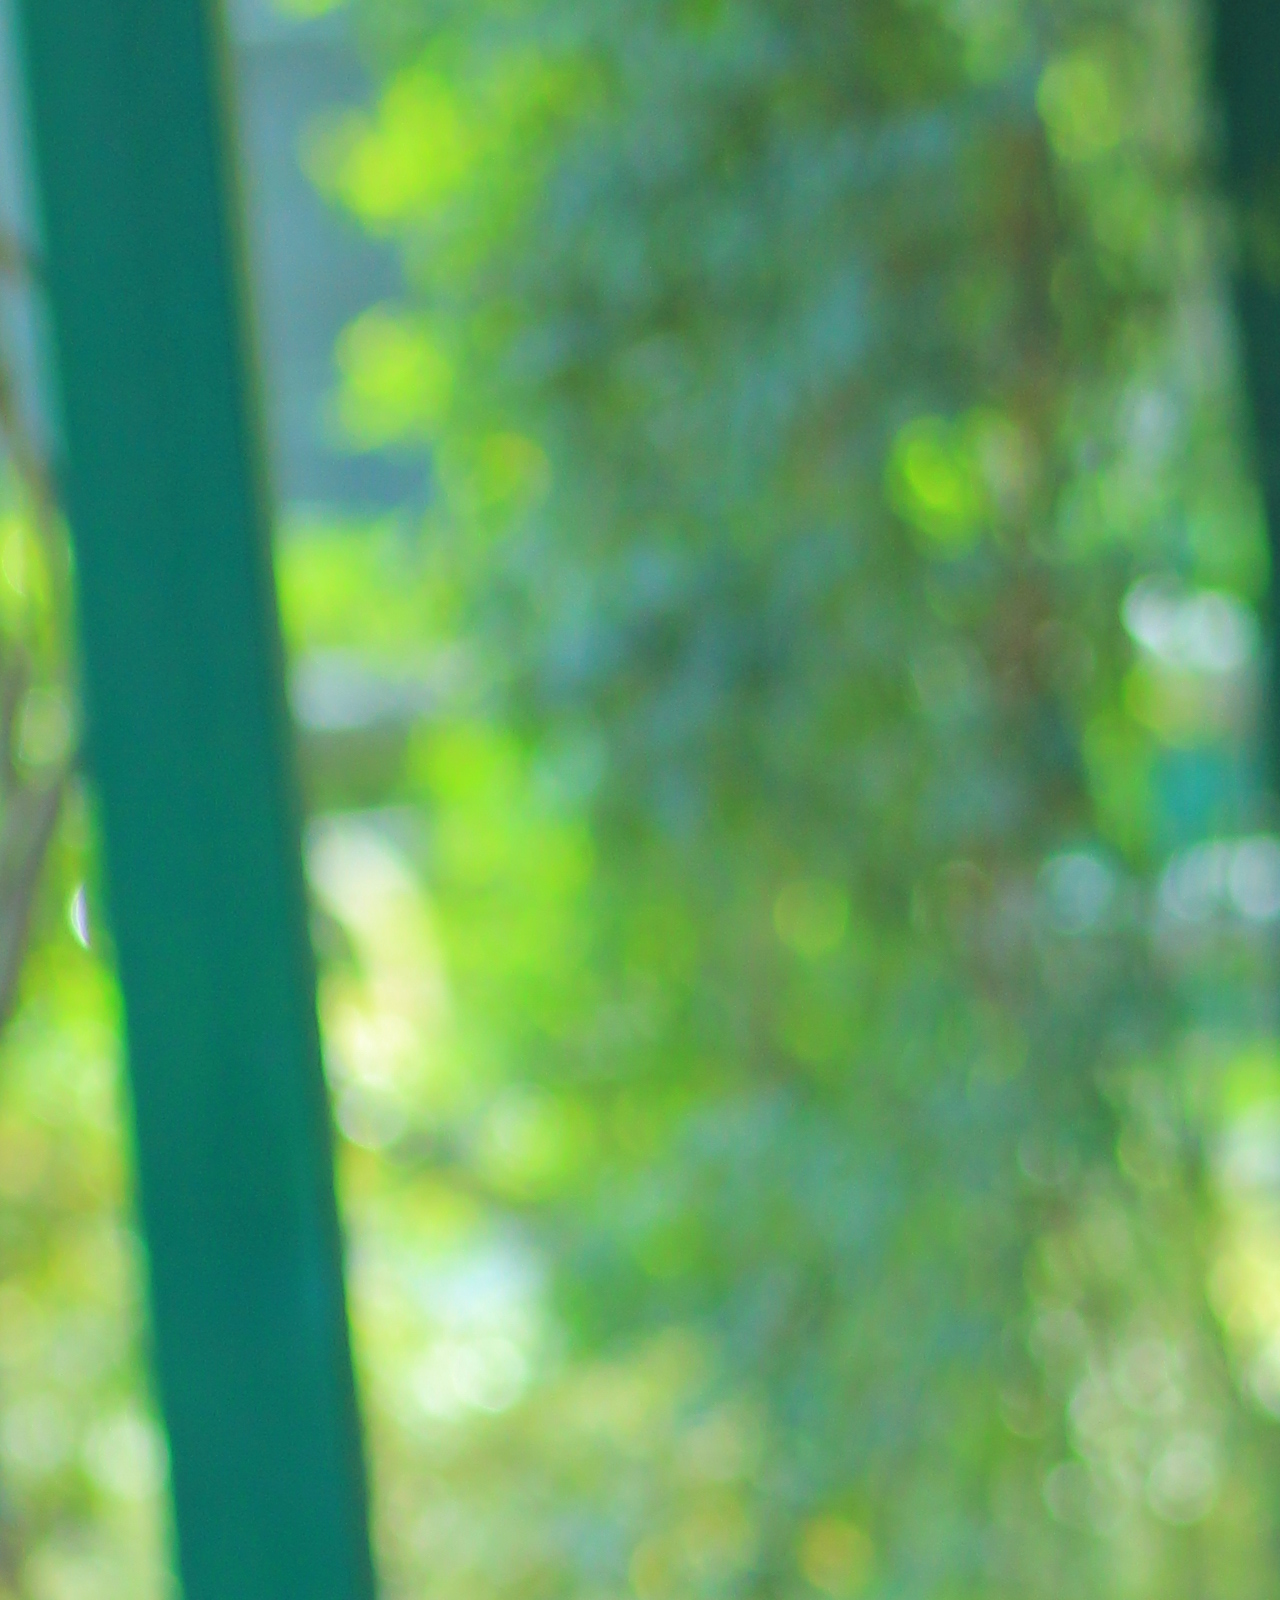
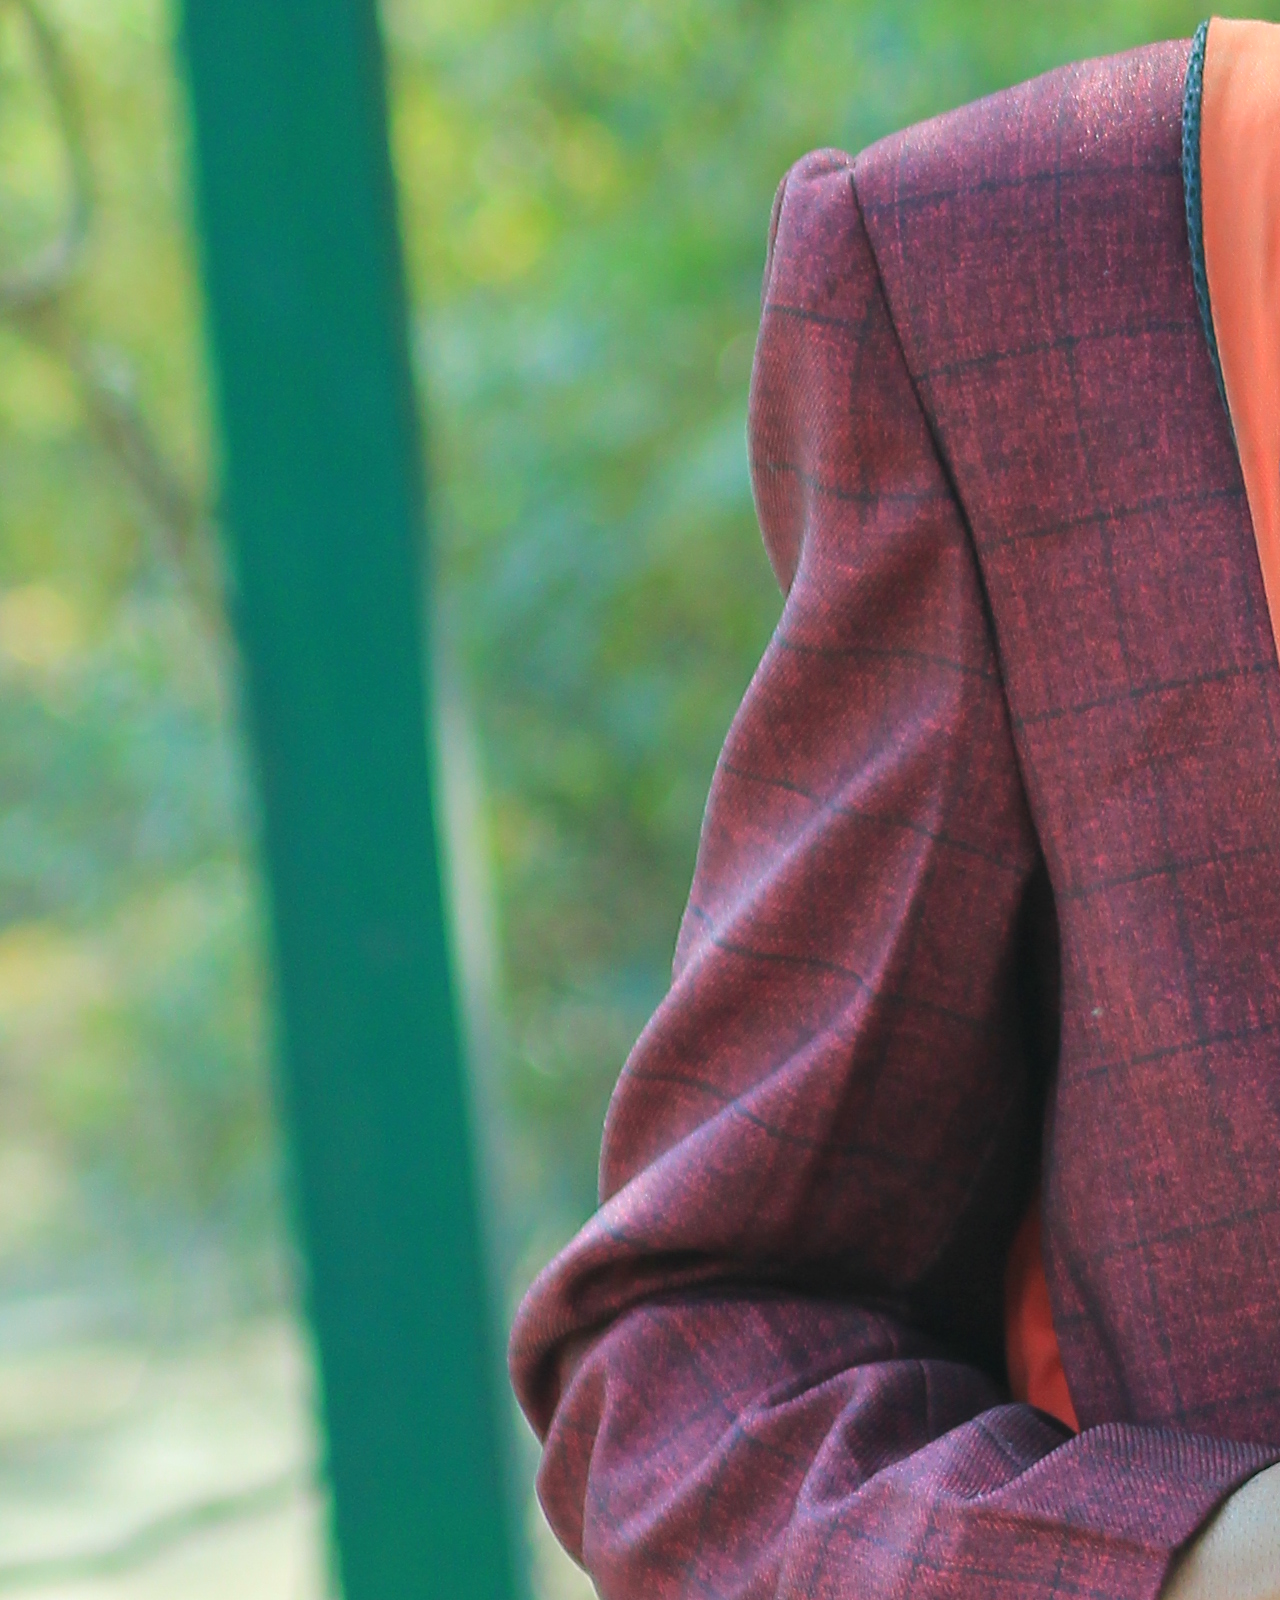
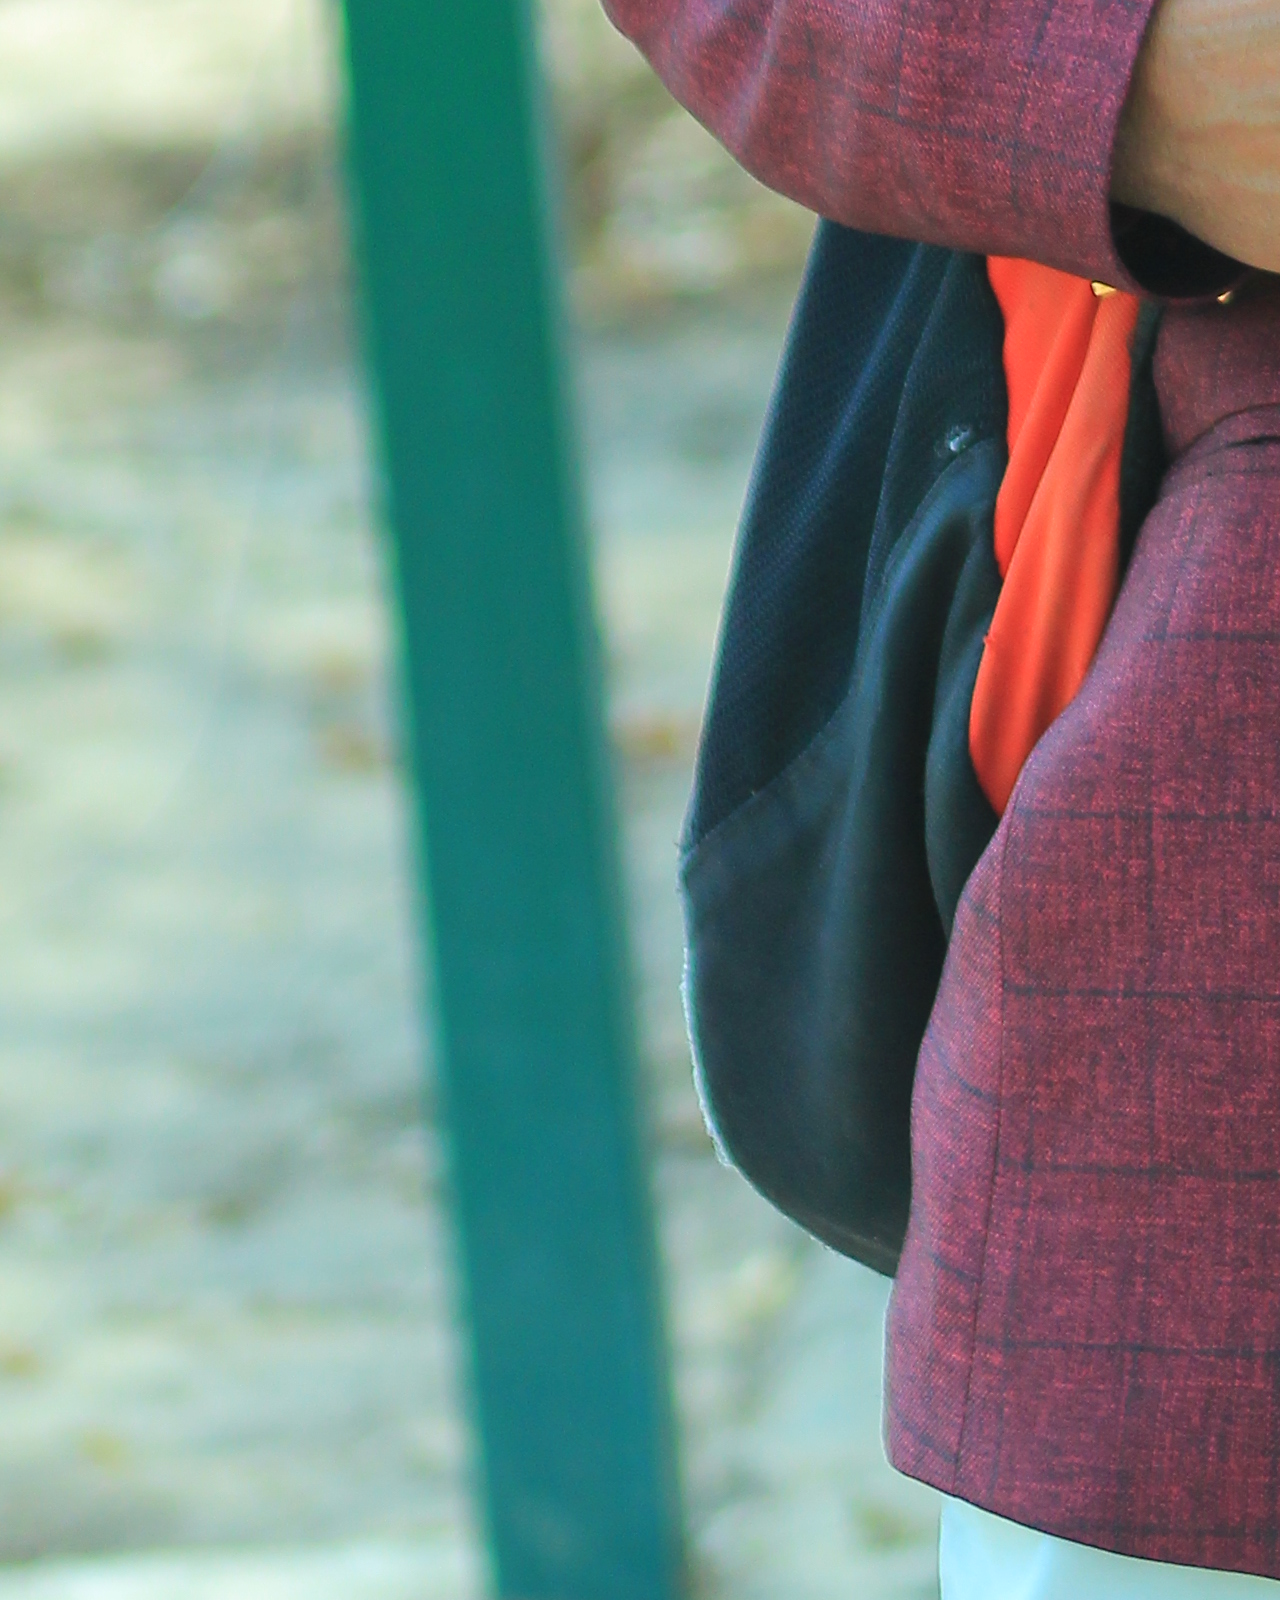
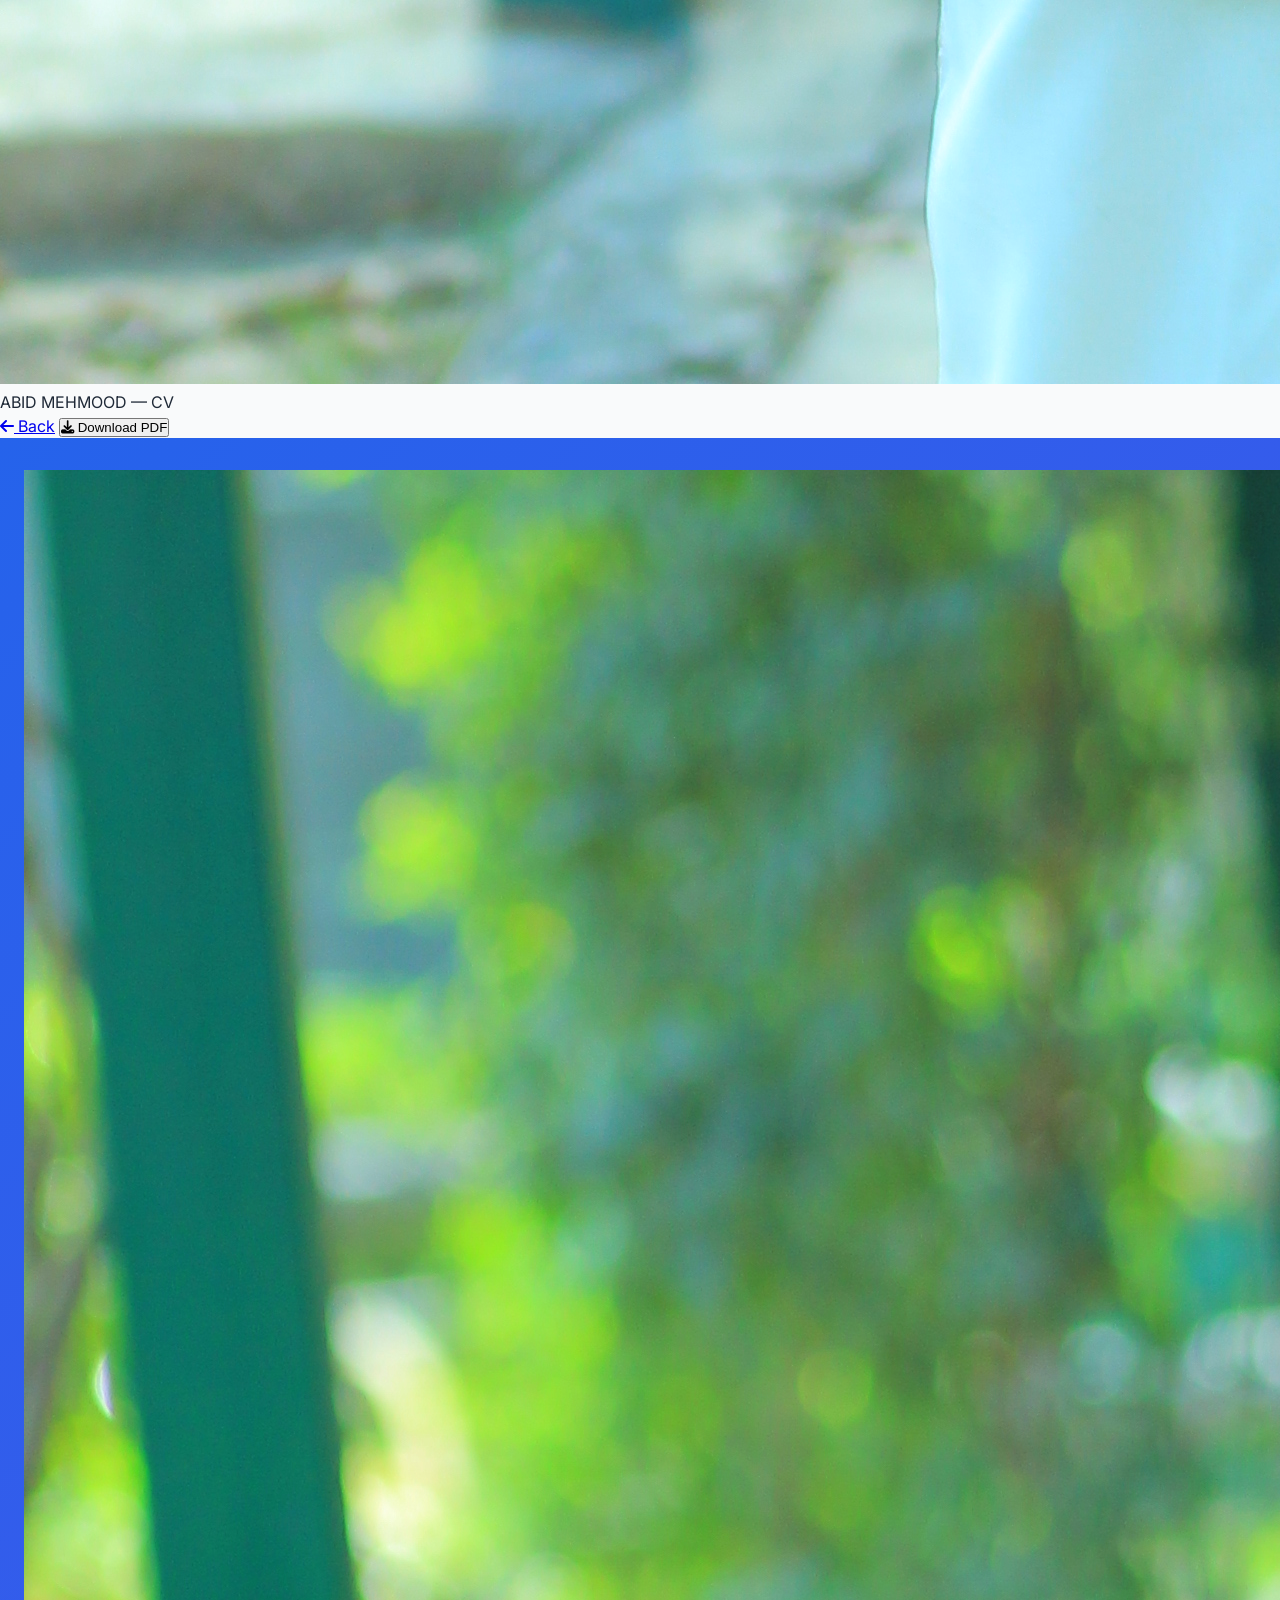
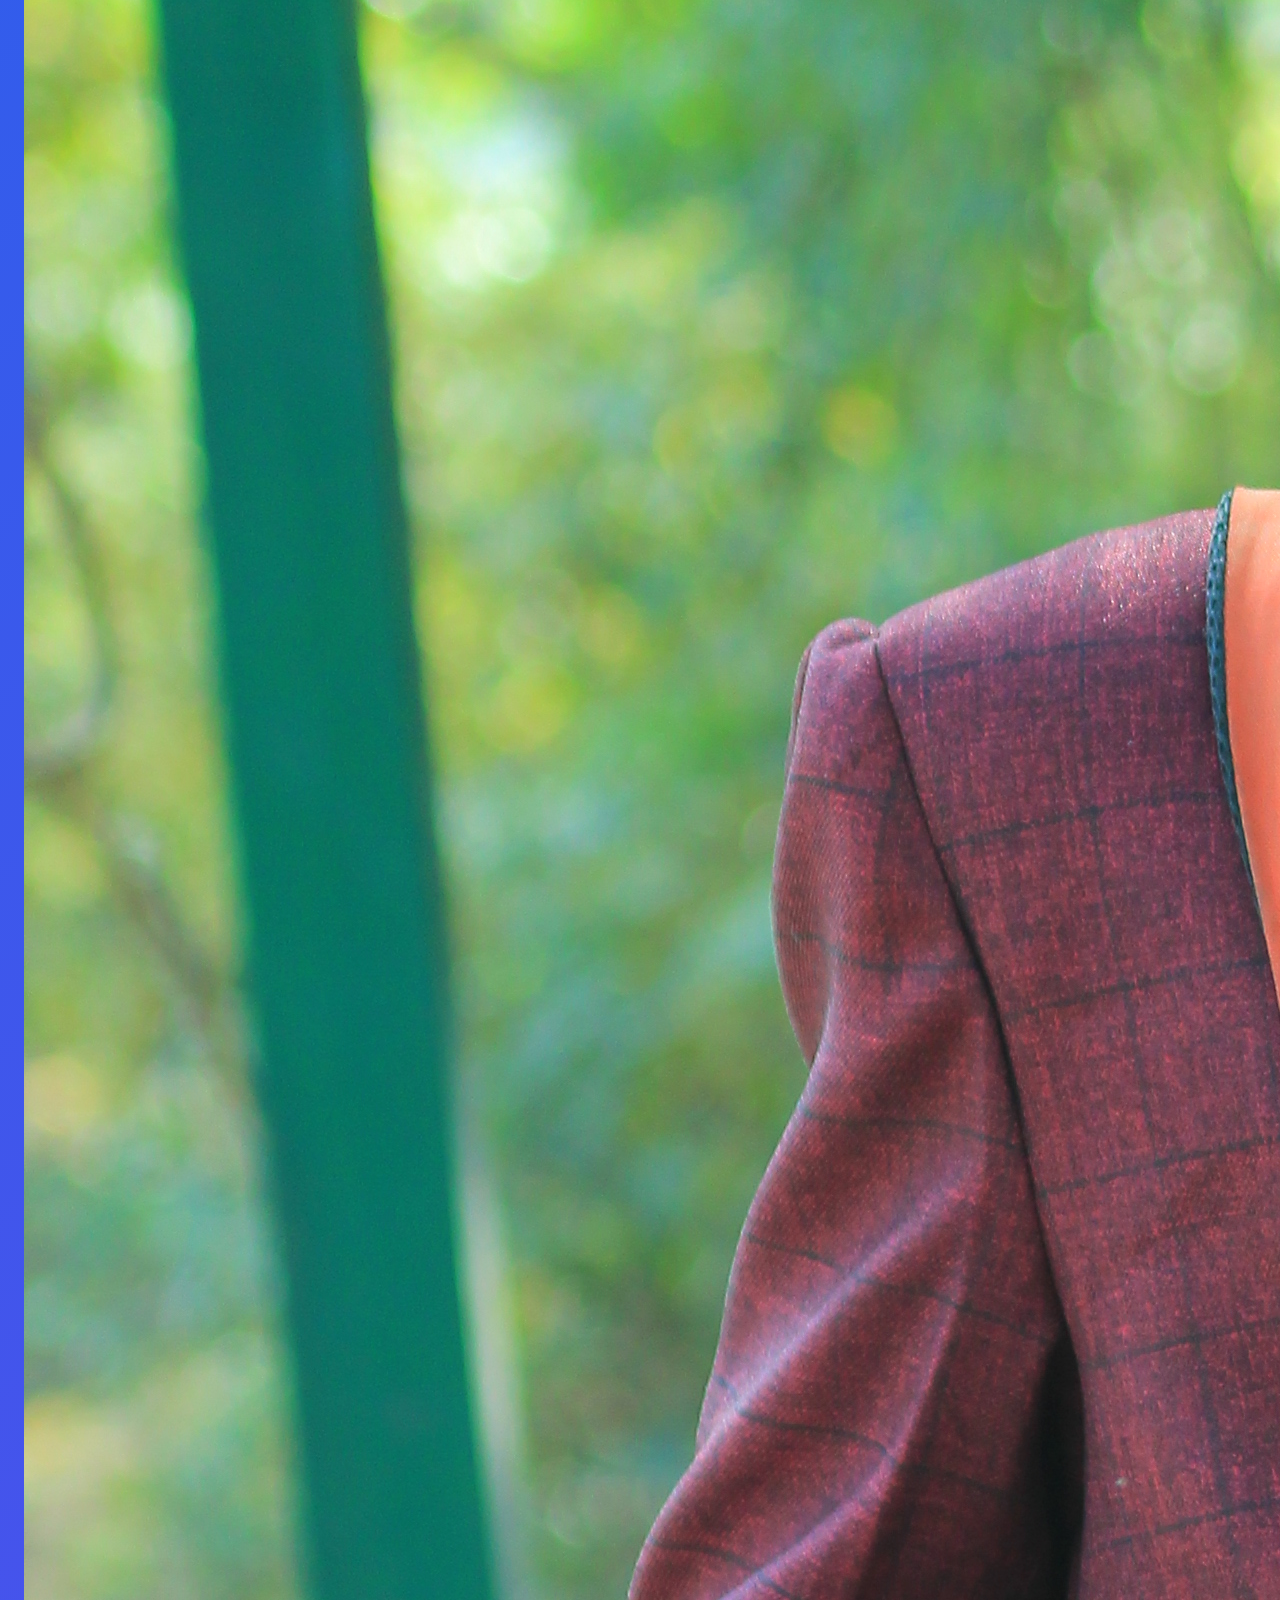
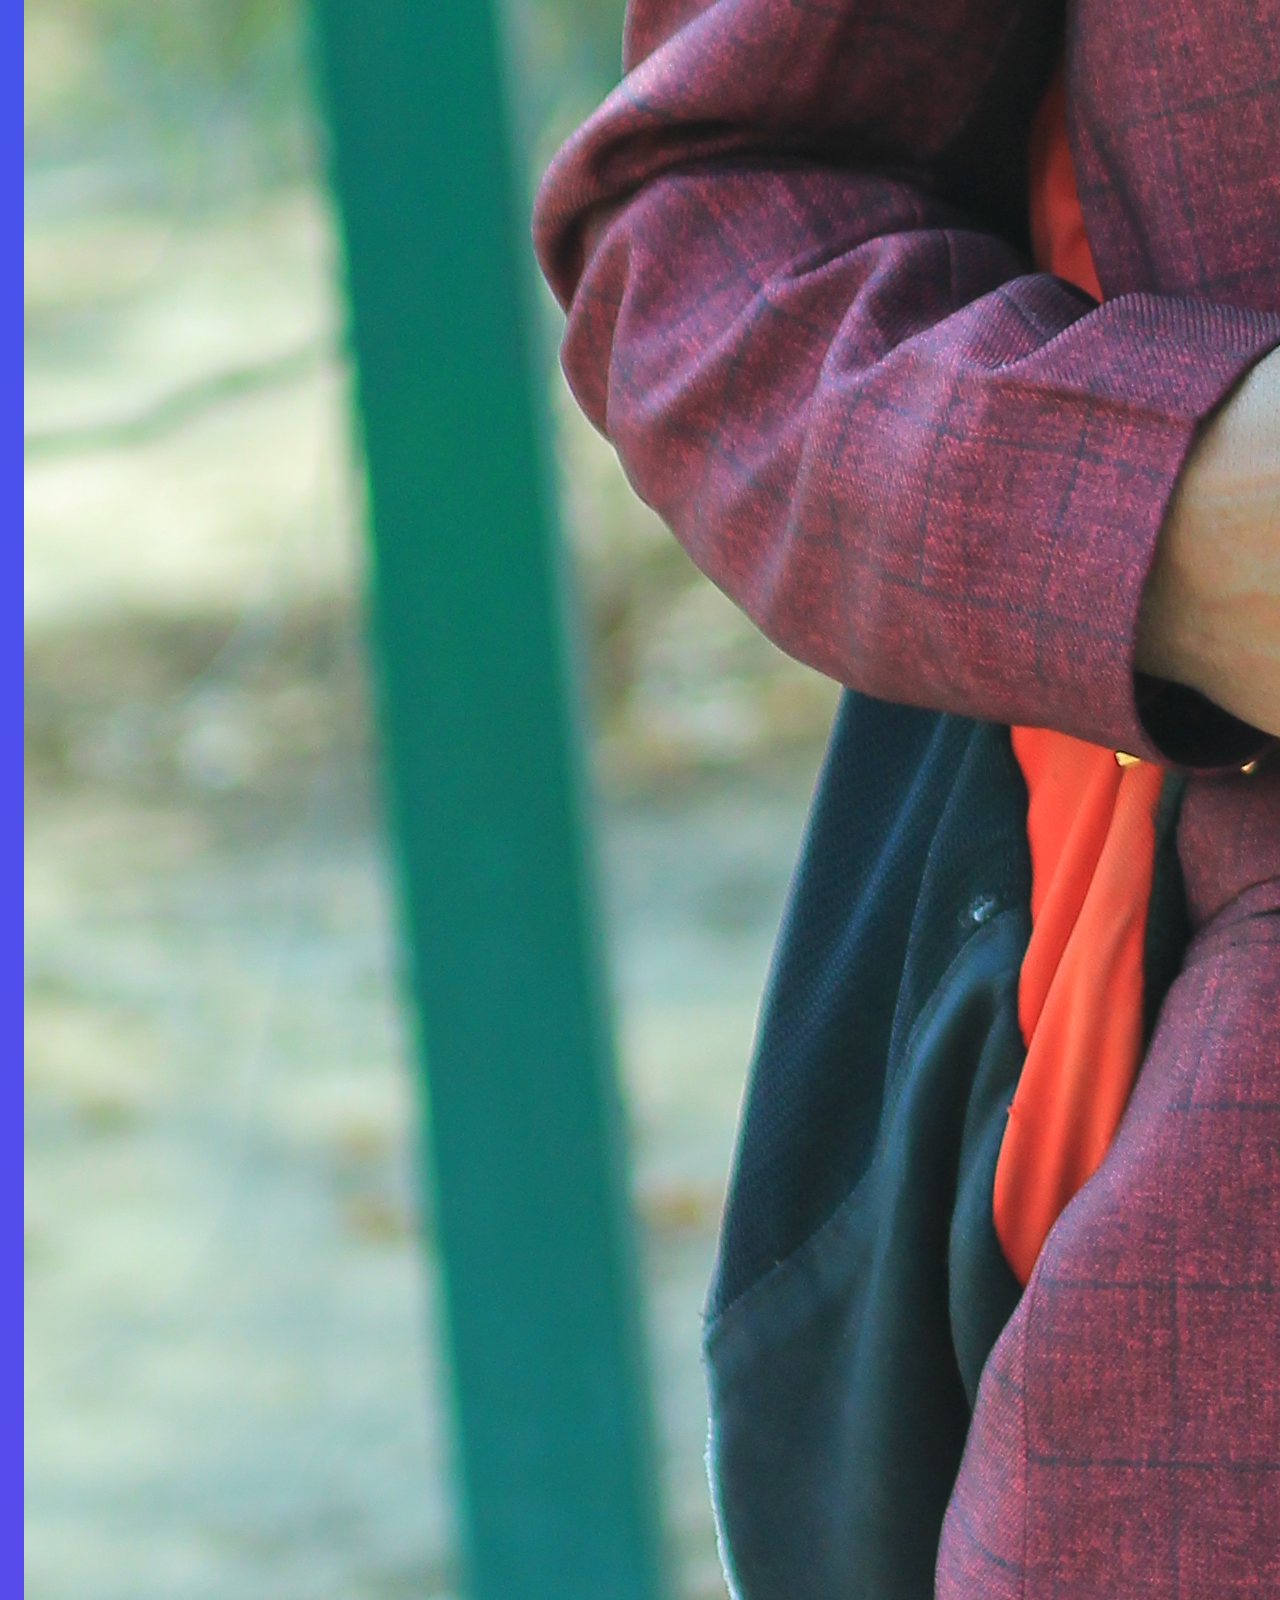
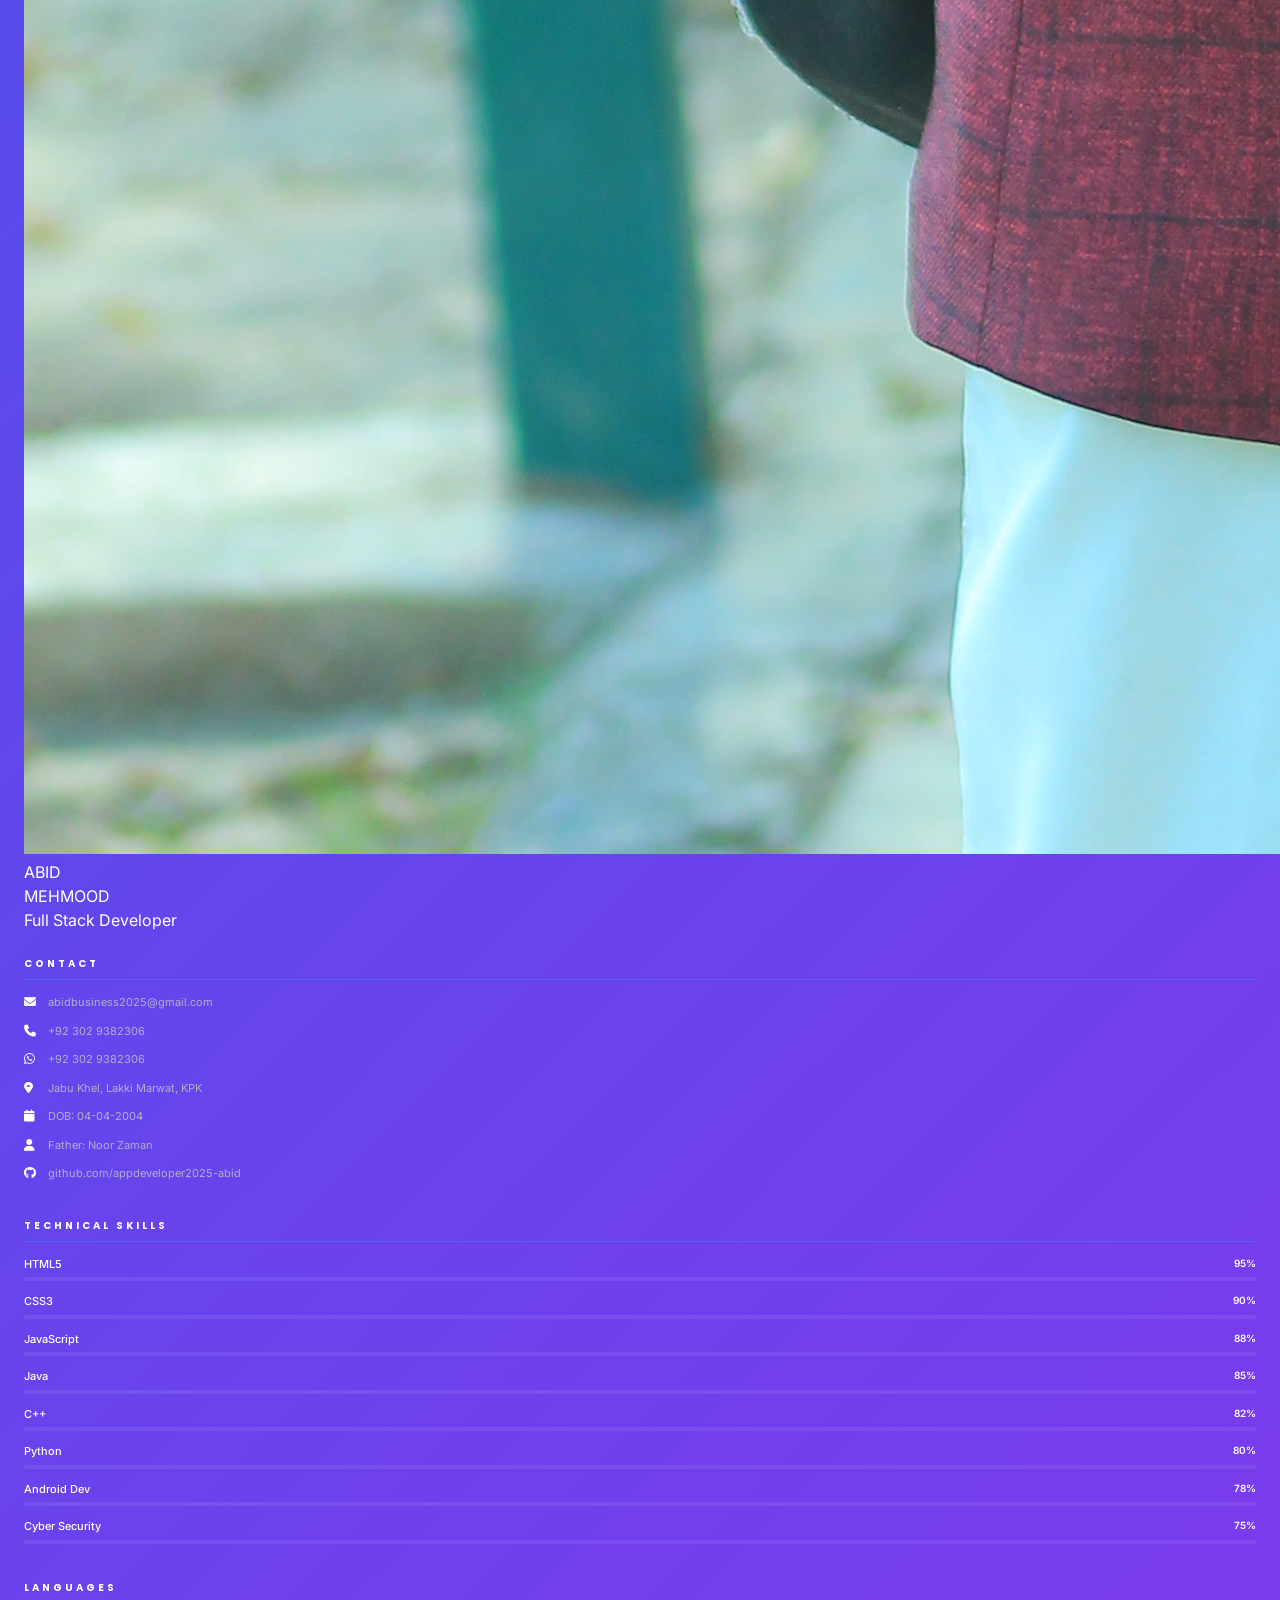
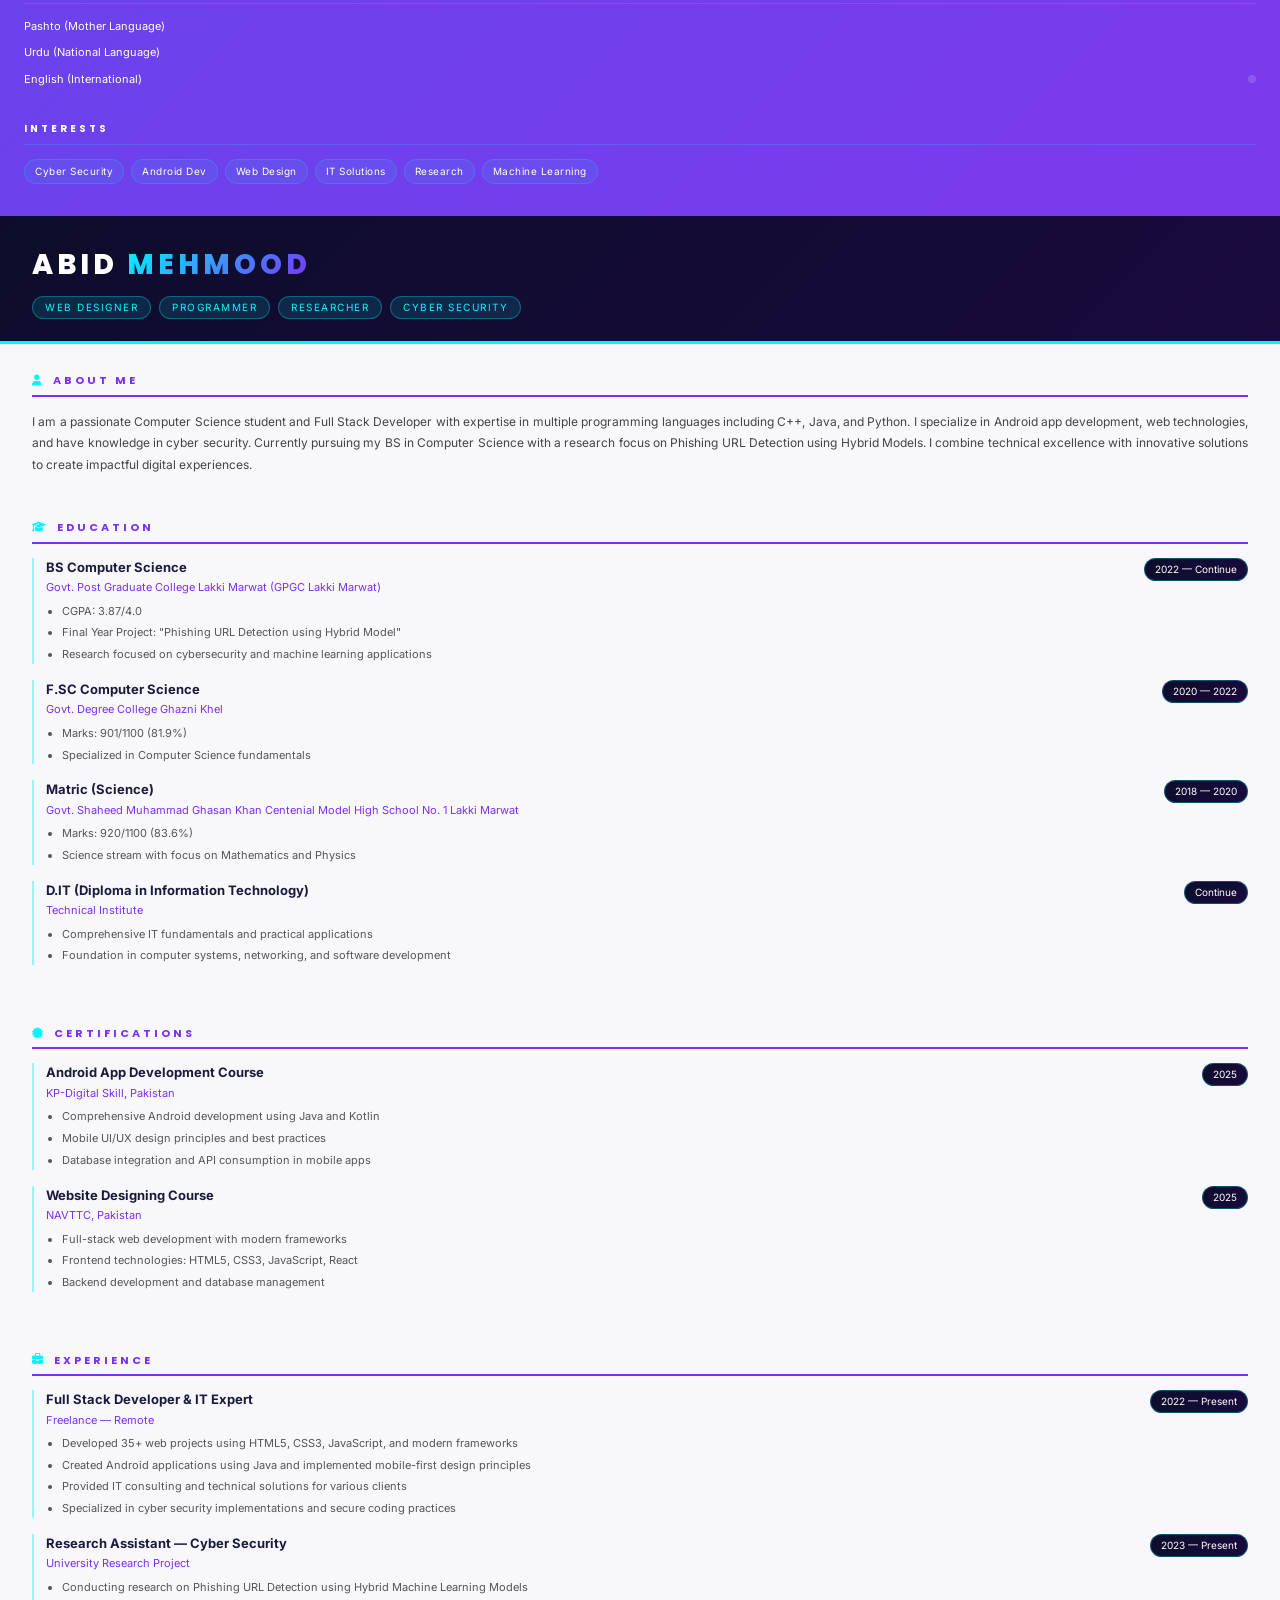
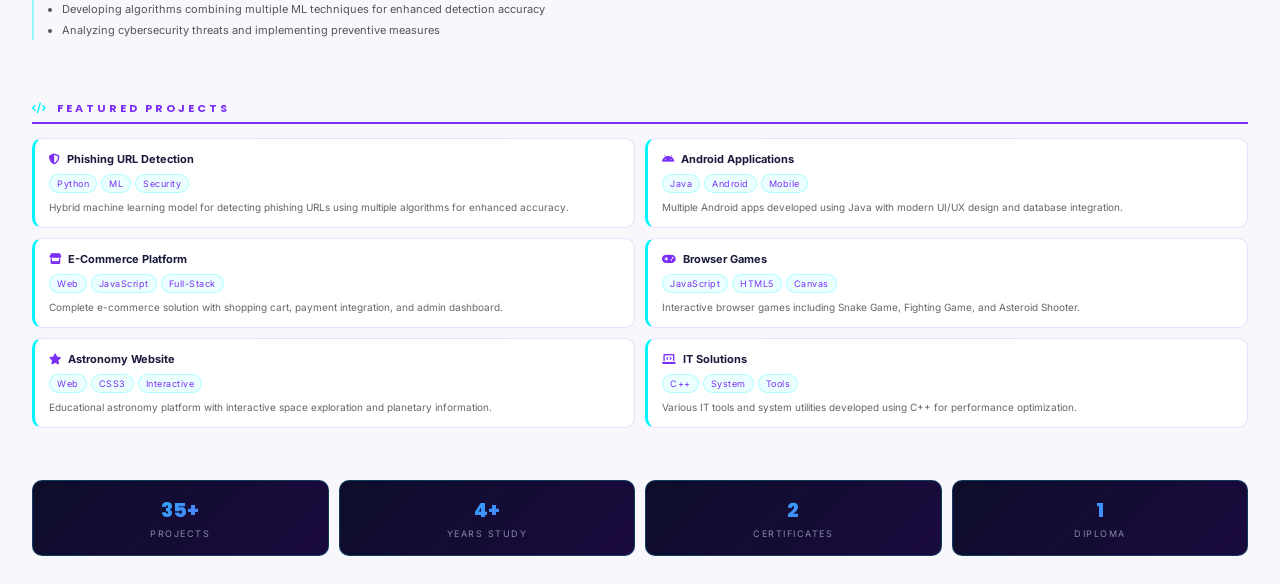
<file: cv_new.html>
<!DOCTYPE html>
<html lang="en">
<head>
    <meta charset="UTF-8">
    <meta name="viewport" content="width=device-width, initial-scale=1.0">
    <title>Abid Mehmood — Professional CV</title>
    <link rel="icon" type="image/jpeg" href="My%20Picture.JPG">
    <link href="https://fonts.googleapis.com/css2?family=Inter:wght@300;400;500;600;700;800&family=Poppins:wght@400;500;600;700;800&display=swap" rel="stylesheet">
    <link rel="stylesheet" href="https://cdnjs.cloudflare.com/ajax/libs/font-awesome/6.5.0/css/all.min.css">
    <style>
        /* Reset & Variables */
        *, *::before, *::after { 
            margin: 0; 
            padding: 0; 
            box-sizing: border-box; 
        }

        :root {
            --primary: #2563eb;
            --secondary: #7c3aed;
            --accent: #06b6d4;
            --success: #10b981;
            --warning: #f59e0b;
            --danger: #ef4444;
            --dark: #1e293b;
            --darker: #0f172a;
            --light: #f8fafc;
            --white: #ffffff;
            --gray-50: #f9fafb;
            --gray-100: #f3f4f6;
            --gray-200: #e5e7eb;
            --gray-300: #d1d5db;
            --gray-400: #9ca3af;
            --gray-500: #6b7280;
            --gray-600: #4b5563;
            --gray-700: #374151;
            --gray-800: #1f2937;
            --gray-900: #111827;
            --gradient-primary: linear-gradient(135deg, var(--primary), var(--secondary));
            --gradient-accent: linear-gradient(135deg, var(--accent), var(--success));
            --shadow-sm: 0 1px 2px 0 rgb(0 0 0 / 0.05);
            --shadow-md: 0 4px 6px -1px rgb(0 0 0 / 0.1), 0 2px 4px -2px rgb(0 0 0 / 0.1);
            --shadow-lg: 0 10px 15px -3px rgb(0 0 0 / 0.1), 0 4px 6px -4px rgb(0 0 0 / 0.1);
            --shadow-xl: 0 20px 25px -5px rgb(0 0 0 / 0.1), 0 8px 10px -6px rgb(0 0 0 / 0.1);
        }

        body {
            font-family: 'Inter', sans-serif;
            background: var(--gray-50);
            color: var(--gray-800);
            line-height: 1.5;
            -webkit-font-smoothing: antialiased;
            -moz-osx-font-smoothing: grayscale;
        }

        /* Header & Navigation */
        .cv-header {
            position: fixed;
            top: 0;
            left: 0;
            right: 0;
            height: 60px;
            background: rgba(255, 255, 255, 0.95);
            backdrop-filter: blur(20px);
            border-bottom: 1px solid var(--gray-200);
            display: flex;
            align-items: center;
            justify-content: space-between;
            padding: 0 2rem;
            z-index: 1000;
            box-shadow: var(--shadow-sm);
        }

        .cv-header-left {
            display: flex;
            align-items: center;
            gap: 1rem;
        }

        .cv-header-avatar {
            width: 40px;
            height: 40px;
            border-radius: 50%;
            object-fit: cover;
            border: 2px solid var(--primary);
        }

        .cv-header-title {
            font-family: 'Poppins', sans-serif;
            font-size: 1.1rem;
            font-weight: 700;
            background: var(--gradient-primary);
            -webkit-background-clip: text;
            -webkit-text-fill-color: transparent;
            background-clip: text;
        }

        .cv-header-actions {
            display: flex;
            gap: 0.75rem;
            align-items: center;
        }

        .btn {
            display: inline-flex;
            align-items: center;
            gap: 0.5rem;
            padding: 0.5rem 1rem;
            border-radius: 0.5rem;
            font-size: 0.875rem;
            font-weight: 600;
            text-decoration: none;
            cursor: pointer;
            transition: all 0.2s ease;
            border: none;
        }

        .btn-outline {
            background: transparent;
            border: 1px solid var(--gray-300);
            color: var(--gray-700);
        }

        .btn-outline:hover {
            background: var(--gray-50);
            border-color: var(--primary);
            color: var(--primary);
        }

        .btn-primary {
            background: var(--gradient-primary);
            color: white;
            box-shadow: var(--shadow-md);
        }

        .btn-primary:hover {
            transform: translateY(-1px);
            box-shadow: var(--shadow-lg);
        }

        /* Main CV Container */
        .cv-container {
            margin-top: 60px;
            padding: 1.5rem;
            display: flex;
            justify-content: center;
            min-height: calc(100vh - 60px);
        }

        .cv-page {
            width: 100%;
            max-width: 1200px;
            background: white;
            border-radius: 1rem;
            box-shadow: var(--shadow-xl);
            overflow: hidden;
            display: grid;
            grid-template-columns: 350px 1fr;
            min-height: 800px;
        }

        /* Left Sidebar */
        .cv-sidebar {
            background: var(--gradient-primary);
            padding: 2rem 1.5rem;
            color: white;
            display: flex;
            flex-direction: column;
            gap: 1.5rem;
        }

        .cv-profile {
            text-align: center;
            padding-bottom: 1.5rem;
            border-bottom: 1px solid rgba(255, 255, 255, 0.2);
        }

        .cv-profile-img {
            width: 120px;
            height: 120px;
            border-radius: 50%;
            object-fit: cover;
            border: 4px solid rgba(255, 255, 255, 0.3);
            margin: 0 auto 1rem;
            display: block;
        }

        .cv-profile-name {
            font-family: 'Poppins', sans-serif;
            font-size: 1.5rem;
            font-weight: 700;
            margin-bottom: 0.5rem;
        }

        .cv-profile-title {
            font-size: 0.9rem;
            opacity: 0.9;
            font-weight: 500;
        }

        .sidebar-section {
            margin-bottom: 1rem;
        }

        .sidebar-title {
            font-family: 'Poppins', sans-serif;
            font-size: 0.9rem;
            font-weight: 600;
            text-transform: uppercase;
            letter-spacing: 1px;
            margin-bottom: 1rem;
            padding-bottom: 0.5rem;
            border-bottom: 1px solid rgba(255, 255, 255, 0.2);
        }

        /* Sidebar Section Styles */
        .sb-title {
            font-family: 'Poppins', sans-serif;
            font-size: 10px;
            font-weight: 700;
            letter-spacing: 3px;
            text-transform: uppercase;
            color: var(--cyan);
            border-bottom: 1px solid rgba(0,245,255,0.2);
            padding-bottom: 8px;
            margin-bottom: 14px;
        }

        .sb-contact-item {
            display: flex;
            align-items: flex-start;
            gap: 10px;
            margin-bottom: 12px;
        }

        .sb-contact-item i {
            color: var(--cyan);
            font-size: 12px;
            margin-top: 2px;
            width: 14px;
            flex-shrink: 0;
        }

        .sb-contact-item span {
            font-size: 11px;
            color: #b0b0cc;
            line-height: 1.5;
            word-break: break-all;
        }

        .sb-skill {
            margin-bottom: 12px;
        }

        .sb-skill-top {
            display: flex;
            justify-content: space-between;
            margin-bottom: 5px;
        }

        .sb-skill-name {
            font-size: 11px;
            color: var(--white);
            font-weight: 500;
        }

        .sb-skill-pct {
            font-size: 10px;
            color: var(--cyan);
            font-weight: 600;
        }

        .sb-skill-bar {
            height: 4px;
            background: rgba(255,255,255,0.08);
            border-radius: 4px;
            overflow: hidden;
        }

        .sb-skill-fill {
            height: 100%;
            border-radius: 4px;
            background: linear-gradient(90deg, var(--cyan), var(--purple));
        }

        /* Languages & Interests */
        .sb-lang {
            display: flex;
            justify-content: space-between;
            align-items: center;
            margin-bottom: 10px;
        }

        .sb-lang-name {
            font-size: 11px;
            color: var(--white);
        }

        .sb-lang-dots {
            display: flex;
            gap: 4px;
        }

        .sb-lang-dot {
            width: 8px;
            height: 8px;
            border-radius: 50%;
            background: rgba(255,255,255,0.15);
        }

        .sb-lang-dot.filled {
            background: linear-gradient(135deg, var(--cyan), var(--purple));
        }

        .sb-interests {
            display: flex;
            flex-wrap: wrap;
            gap: 7px;
        }

        .sb-interest-tag {
            padding: 4px 10px;
            background: rgba(0,245,255,0.08);
            border: 1px solid rgba(0,245,255,0.2);
            border-radius: 50px;
            font-size: 10px;
            color: var(--cyan);
            letter-spacing: 0.5px;
        }

        /* Main Content Styles */
        .cv-main {
            background: #f8f8fc;
            display: flex;
            flex-direction: column;
        }

        .cv-header-strip {
            background: linear-gradient(135deg, #0d0d2b, #1a0a3d);
            padding: 28px 32px 22px;
            border-bottom: 3px solid #00f5ff;
        }

        .cv-header-name {
            font-family: 'Poppins', sans-serif;
            font-size: 28px;
            font-weight: 800;
            color: #fff;
            letter-spacing: 4px;
        }

        .cv-header-name span {
            background: linear-gradient(135deg, #00f5ff, #7b2ff7);
            -webkit-background-clip: text;
            -webkit-text-fill-color: transparent;
            background-clip: text;
        }

        .cv-header-tags {
            display: flex;
            flex-wrap: wrap;
            gap: 8px;
            margin-top: 10px;
        }

        .cv-header-tags span {
            padding: 3px 12px;
            background: rgba(0,245,255,0.12);
            border: 1px solid rgba(0,245,255,0.3);
            border-radius: 50px;
            font-size: 10px;
            color: #00f5ff;
            letter-spacing: 1.5px;
            text-transform: uppercase;
        }

        /* Main Content Body Styles */
        .cv-body {
            padding: 28px 32px;
            flex: 1;
            display: flex;
            flex-direction: column;
            gap: 24px;
        }

        .cv-section {
            margin-bottom: 20px;
        }

        .cv-sec-title {
            font-family: 'Poppins', sans-serif;
            font-size: 11px;
            font-weight: 700;
            letter-spacing: 3px;
            text-transform: uppercase;
            color: #7b2ff7;
            border-bottom: 2px solid #7b2ff7;
            padding-bottom: 6px;
            margin-bottom: 14px;
            display: flex;
            align-items: center;
            gap: 8px;
        }

        .cv-sec-title i { 
            color: #00f5ff; 
        }

        .cv-about-text {
            font-size: 12px;
            color: #444;
            line-height: 1.8;
            text-align: justify;
        }

        .cv-item {
            margin-bottom: 16px;
            padding-left: 12px;
            border-left: 2px solid rgba(0,245,255,0.4);
        }

        .cv-item-header {
            display: flex;
            justify-content: space-between;
            align-items: flex-start;
            margin-bottom: 6px;
        }

        .cv-item-title {
            font-size: 13px;
            font-weight: 700;
            color: #1a1a3d;
        }

        .cv-item-sub {
            font-size: 11px;
            color: #7b2ff7;
            margin-top: 2px;
        }

        .cv-item-date {
            font-size: 10px;
            color: #fff;
            background: linear-gradient(135deg, #0d0d2b, #1a0a3d);
            padding: 3px 10px;
            border-radius: 50px;
            white-space: nowrap;
            border: 1px solid rgba(0,245,255,0.3);
        }

        .cv-item-list {
            padding-left: 16px;
        }

        .cv-item-list li {
            font-size: 11px;
            color: #555;
            line-height: 1.7;
            margin-bottom: 3px;
        }

        .cv-projects-grid {
            display: grid;
            grid-template-columns: 1fr 1fr;
            gap: 10px;
        }

        .cv-proj {
            background: #fff;
            border: 1px solid rgba(123,47,247,0.15);
            border-radius: 10px;
            padding: 12px 14px;
            border-left: 3px solid #00f5ff;
        }

        .cv-proj-name {
            font-size: 11px;
            font-weight: 700;
            color: #1a1a3d;
            margin-bottom: 6px;
        }

        .cv-proj-name i {
            color: #7b2ff7;
            margin-right: 4px;
        }

        .cv-proj-tags {
            display: flex;
            flex-wrap: wrap;
            gap: 4px;
            margin-bottom: 6px;
        }

        .cv-proj-tags span {
            padding: 2px 7px;
            background: rgba(0,245,255,0.08);
            border: 1px solid rgba(0,245,255,0.25);
            border-radius: 50px;
            font-size: 9px;
            color: #7b2ff7;
            letter-spacing: 0.5px;
        }

        .cv-proj-desc {
            font-size: 10px;
            color: #666;
            line-height: 1.6;
        }

        /* Stats Row */
        .cv-stats-row {
            display: grid;
            grid-template-columns: repeat(4, 1fr);
            gap: 10px;
            margin-top: auto;
            padding-top: 8px;
        }

        .cv-stat {
            background: linear-gradient(135deg, #0d0d2b, #1a0a3d);
            border-radius: 10px;
            padding: 14px 10px;
            text-align: center;
            border: 1px solid rgba(0,245,255,0.2);
        }

        .cv-stat-num {
            display: block;
            font-family: 'Poppins', sans-serif;
            font-size: 20px;
            font-weight: 800;
            background: linear-gradient(135deg, #00f5ff, #7b2ff7);
            -webkit-background-clip: text;
            -webkit-text-fill-color: transparent;
            background-clip: text;
        }

        .cv-stat-label {
            display: block;
            font-size: 9px;
            color: #8888aa;
            letter-spacing: 1.5px;
            text-transform: uppercase;
            margin-top: 2px;
        }

        /* Print Styles */
        @media print {
            body { background: #fff !important; }
            #dl-bar { display: none !important; }
            #cv-wrapper { margin-top: 0 !important; padding: 0 !important; }
            #cv-page {
                width: 100% !important;
                box-shadow: none !important;
                border-radius: 0 !important;
                min-height: auto !important;
            }
            .cv-sidebar { -webkit-print-color-adjust: exact; print-color-adjust: exact; }
            .cv-header-strip { -webkit-print-color-adjust: exact; print-color-adjust: exact; }
            .cv-stat { -webkit-print-color-adjust: exact; print-color-adjust: exact; }
            .cv-item-date { -webkit-print-color-adjust: exact; print-color-adjust: exact; }
        }

        @page { margin: 0; size: A4; }

        /* Mobile Responsive */
        @media (max-width: 768px) {
            #cv-page {
                grid-template-columns: 1fr;
                width: 100%;
            }
            .cv-sidebar {
                padding: 20px;
            }
            .cv-body {
                padding: 20px;
            }
            .cv-projects-grid {
                grid-template-columns: 1fr;
            }
            .cv-stats-row {
                grid-template-columns: repeat(2, 1fr);
            }
        }

        /* Main Content Body */
        .cv-body {
            padding: 28px 32px;
            flex: 1;
            display: flex;
            flex-direction: column;
            gap: 24px;
        }

        .cv-sec-title {
            font-family: 'Poppins', sans-serif;
            font-size: 11px;
            font-weight: 700;
            letter-spacing: 3px;
            text-transform: uppercase;
            color: #7b2ff7;
            border-bottom: 2px solid #7b2ff7;
            padding-bottom: 6px;
            margin-bottom: 14px;
            display: flex;
            align-items: center;
            gap: 8px;
        }

        .cv-sec-title i { 
            color: #00f5ff; 
        }

        .cv-about-text {
            font-size: 12px;
            color: #444;
            line-height: 1.8;
        }

        .cv-item {
            margin-bottom: 16px;
            padding-left: 12px;
            border-left: 2px solid rgba(0,245,255,0.4);
        }

        .cv-item-header {
            display: flex;
            justify-content: space-between;
            align-items: flex-start;
            margin-bottom: 6px;
        }

        .cv-item-title {
            font-size: 13px;
            font-weight: 700;
            color: #1a1a3d;
        }

        .cv-item-sub {
            font-size: 11px;
            color: #7b2ff7;
            margin-top: 2px;
        }

        .cv-item-date {
            font-size: 10px;
            color: #fff;
            background: linear-gradient(135deg, #0d0d2b, #1a0a3d);
            padding: 3px 10px;
            border-radius: 50px;
            white-space: nowrap;
            border: 1px solid rgba(0,245,255,0.3);
        }

        .cv-item-list {
            padding-left: 16px;
        }

        .cv-item-list li {
            font-size: 11px;
            color: #555;
            line-height: 1.7;
            margin-bottom: 3px;
        }
    </style>
</head>
<body>
    <!-- Download Bar -->
    <div id="dl-bar">
        <div class="bar-left">
            <img src="My%20Picture.JPG" alt="Abid Mehmood">
            <span class="bar-title">ABID MEHMOOD — CV</span>
        </div>
        <div class="bar-right">
            <a href="index.html" class="btn-back"><i class="fas fa-arrow-left"></i> Back</a>
            <button class="btn-download" onclick="downloadCV()">
                <i class="fas fa-download"></i> Download PDF
            </button>
        </div>
    </div>

    <!-- CV Container -->
    <div id="cv-wrapper">
        <div id="cv-page">
            <!-- Left Sidebar -->
            <div class="cv-sidebar">
                <!-- Photo & Name -->
                <div class="cv-photo-wrap">
                    <div class="cv-photo-ring">
                        <img src="My%20Picture.JPG" alt="Abid Mehmood">
                    </div>
                    <div class="cv-name">ABID<br>MEHMOOD</div>
                    <div class="cv-role">Full Stack Developer</div>
                </div>

                <!-- Contact -->
                <div>
                    <div class="sb-title">Contact</div>
                    <div class="sb-contact-item"><i class="fas fa-envelope"></i><span>abidbusiness2025@gmail.com</span></div>
                    <div class="sb-contact-item"><i class="fas fa-phone"></i><span>+92 302 9382306</span></div>
                    <div class="sb-contact-item"><i class="fab fa-whatsapp"></i><span>+92 302 9382306</span></div>
                    <div class="sb-contact-item"><i class="fas fa-map-marker-alt"></i><span>Jabu Khel, Lakki Marwat, KPK</span></div>
                    <div class="sb-contact-item"><i class="fas fa-calendar"></i><span>DOB: 04-04-2004</span></div>
                    <div class="sb-contact-item"><i class="fas fa-user"></i><span>Father: Noor Zaman</span></div>
                    <div class="sb-contact-item"><i class="fab fa-github"></i><span>github.com/appdeveloper2025-abid</span></div>
                </div>

                <!-- Skills -->
                <div>
                    <div class="sb-title">Technical Skills</div>
                    <div class="sb-skill"><div class="sb-skill-top"><span class="sb-skill-name">HTML5</span><span class="sb-skill-pct">95%</span></div><div class="sb-skill-bar"><div class="sb-skill-fill" style="width:95%"></div></div></div>
                    <div class="sb-skill"><div class="sb-skill-top"><span class="sb-skill-name">CSS3</span><span class="sb-skill-pct">90%</span></div><div class="sb-skill-bar"><div class="sb-skill-fill" style="width:90%"></div></div></div>
                    <div class="sb-skill"><div class="sb-skill-top"><span class="sb-skill-name">JavaScript</span><span class="sb-skill-pct">88%</span></div><div class="sb-skill-bar"><div class="sb-skill-fill" style="width:88%"></div></div></div>
                    <div class="sb-skill"><div class="sb-skill-top"><span class="sb-skill-name">Java</span><span class="sb-skill-pct">85%</span></div><div class="sb-skill-bar"><div class="sb-skill-fill" style="width:85%"></div></div></div>
                    <div class="sb-skill"><div class="sb-skill-top"><span class="sb-skill-name">C++</span><span class="sb-skill-pct">82%</span></div><div class="sb-skill-bar"><div class="sb-skill-fill" style="width:82%"></div></div></div>
                    <div class="sb-skill"><div class="sb-skill-top"><span class="sb-skill-name">Python</span><span class="sb-skill-pct">80%</span></div><div class="sb-skill-bar"><div class="sb-skill-fill" style="width:80%"></div></div></div>
                    <div class="sb-skill"><div class="sb-skill-top"><span class="sb-skill-name">Android Dev</span><span class="sb-skill-pct">78%</span></div><div class="sb-skill-bar"><div class="sb-skill-fill" style="width:78%"></div></div></div>
                    <div class="sb-skill"><div class="sb-skill-top"><span class="sb-skill-name">Cyber Security</span><span class="sb-skill-pct">75%</span></div><div class="sb-skill-bar"><div class="sb-skill-fill" style="width:75%"></div></div></div>
                </div>

                <!-- Languages -->
                <div>
                    <div class="sb-title">Languages</div>
                    <div class="sb-lang"><span class="sb-lang-name">Pashto (Mother Language)</span><div class="sb-lang-dots"><div class="sb-lang-dot filled"></div><div class="sb-lang-dot filled"></div><div class="sb-lang-dot filled"></div><div class="sb-lang-dot filled"></div><div class="sb-lang-dot filled"></div></div></div>
                    <div class="sb-lang"><span class="sb-lang-name">Urdu (National Language)</span><div class="sb-lang-dots"><div class="sb-lang-dot filled"></div><div class="sb-lang-dot filled"></div><div class="sb-lang-dot filled"></div><div class="sb-lang-dot filled"></div><div class="sb-lang-dot filled"></div></div></div>
                    <div class="sb-lang"><span class="sb-lang-name">English (International)</span><div class="sb-lang-dots"><div class="sb-lang-dot filled"></div><div class="sb-lang-dot filled"></div><div class="sb-lang-dot filled"></div><div class="sb-lang-dot filled"></div><div class="sb-lang-dot"></div></div></div>
                </div>

                <!-- Interests -->
                <div>
                    <div class="sb-title">Interests</div>
                    <div class="sb-interests">
                        <span class="sb-interest-tag">Cyber Security</span>
                        <span class="sb-interest-tag">Android Dev</span>
                        <span class="sb-interest-tag">Web Design</span>
                        <span class="sb-interest-tag">IT Solutions</span>
                        <span class="sb-interest-tag">Research</span>
                        <span class="sb-interest-tag">Machine Learning</span>
                    </div>
                </div>
            </div>

            <!-- Main Content -->
            <div class="cv-main">
                <!-- Header Strip -->
                <div class="cv-header-strip">
                    <div class="cv-header-name">ABID <span>MEHMOOD</span></div>
                    <div class="cv-header-tags">
                        <span>Web Designer</span>
                        <span>Programmer</span>
                        <span>Researcher</span>
                        <span>Cyber Security</span>
                    </div>
                </div>
                <!-- Main content sections will be added in next parts -->
                <div class="cv-body">
                    <!-- About -->
                    <div class="cv-section">
                        <div class="cv-sec-title"><i class="fas fa-user"></i> About Me</div>
                        <p class="cv-about-text">I am a passionate Computer Science student and Full Stack Developer with expertise in multiple programming languages including C++, Java, and Python. I specialize in Android app development, web technologies, and have knowledge in cyber security. Currently pursuing my BS in Computer Science with a research focus on Phishing URL Detection using Hybrid Models. I combine technical excellence with innovative solutions to create impactful digital experiences.</p>
                    </div>

                    <!-- Education -->
                    <div class="cv-section">
                        <div class="cv-sec-title"><i class="fas fa-graduation-cap"></i> Education</div>
                        <div class="cv-item">
                            <div class="cv-item-header">
                                <div><div class="cv-item-title">BS Computer Science</div><div class="cv-item-sub">Govt. Post Graduate College Lakki Marwat (GPGC Lakki Marwat)</div></div>
                                <div class="cv-item-date">2022 — Continue</div>
                            </div>
                            <ul class="cv-item-list">
                                <li>CGPA: 3.87/4.0</li>
                                <li>Final Year Project: "Phishing URL Detection using Hybrid Model"</li>
                                <li>Research focused on cybersecurity and machine learning applications</li>
                            </ul>
                        </div>
                        <div class="cv-item">
                            <div class="cv-item-header">
                                <div><div class="cv-item-title">F.SC Computer Science</div><div class="cv-item-sub">Govt. Degree College Ghazni Khel</div></div>
                                <div class="cv-item-date">2020 — 2022</div>
                            </div>
                            <ul class="cv-item-list">
                                <li>Marks: 901/1100 (81.9%)</li>
                                <li>Specialized in Computer Science fundamentals</li>
                            </ul>
                        </div>
                        <div class="cv-item">
                            <div class="cv-item-header">
                                <div><div class="cv-item-title">Matric (Science)</div><div class="cv-item-sub">Govt. Shaheed Muhammad Ghasan Khan Centenial Model High School No. 1 Lakki Marwat</div></div>
                                <div class="cv-item-date">2018 — 2020</div>
                            </div>
                            <ul class="cv-item-list">
                                <li>Marks: 920/1100 (83.6%)</li>
                                <li>Science stream with focus on Mathematics and Physics</li>
                            </ul>
                        </div>
                        <div class="cv-item">
                            <div class="cv-item-header">
                                <div><div class="cv-item-title">D.IT (Diploma in Information Technology)</div><div class="cv-item-sub">Technical Institute</div></div>
                                <div class="cv-item-date">Continue</div>
                            </div>
                            <ul class="cv-item-list">
                                <li>Comprehensive IT fundamentals and practical applications</li>
                                <li>Foundation in computer systems, networking, and software development</li>
                            </ul>
                        </div>
                    </div>

                    <!-- Certifications -->
                    <div class="cv-section">
                        <div class="cv-sec-title"><i class="fas fa-certificate"></i> Certifications</div>
                        <div class="cv-item">
                            <div class="cv-item-header">
                                <div><div class="cv-item-title">Android App Development Course</div><div class="cv-item-sub">KP-Digital Skill, Pakistan</div></div>
                                <div class="cv-item-date">2025</div>
                            </div>
                            <ul class="cv-item-list">
                                <li>Comprehensive Android development using Java and Kotlin</li>
                                <li>Mobile UI/UX design principles and best practices</li>
                                <li>Database integration and API consumption in mobile apps</li>
                            </ul>
                        </div>
                        <div class="cv-item">
                            <div class="cv-item-header">
                                <div><div class="cv-item-title">Website Designing Course</div><div class="cv-item-sub">NAVTTC, Pakistan</div></div>
                                <div class="cv-item-date">2025</div>
                            </div>
                            <ul class="cv-item-list">
                                <li>Full-stack web development with modern frameworks</li>
                                <li>Frontend technologies: HTML5, CSS3, JavaScript, React</li>
                                <li>Backend development and database management</li>
                            </ul>
                        </div>
                    </div>

                    <!-- Experience -->
                    <div class="cv-section">
                        <div class="cv-sec-title"><i class="fas fa-briefcase"></i> Experience</div>
                        <div class="cv-item">
                            <div class="cv-item-header">
                                <div><div class="cv-item-title">Full Stack Developer & IT Expert</div><div class="cv-item-sub">Freelance — Remote</div></div>
                                <div class="cv-item-date">2022 — Present</div>
                            </div>
                            <ul class="cv-item-list">
                                <li>Developed 35+ web projects using HTML5, CSS3, JavaScript, and modern frameworks</li>
                                <li>Created Android applications using Java and implemented mobile-first design principles</li>
                                <li>Provided IT consulting and technical solutions for various clients</li>
                                <li>Specialized in cyber security implementations and secure coding practices</li>
                            </ul>
                        </div>
                        <div class="cv-item">
                            <div class="cv-item-header">
                                <div><div class="cv-item-title">Research Assistant — Cyber Security</div><div class="cv-item-sub">University Research Project</div></div>
                                <div class="cv-item-date">2023 — Present</div>
                            </div>
                            <ul class="cv-item-list">
                                <li>Conducting research on Phishing URL Detection using Hybrid Machine Learning Models</li>
                                <li>Developing algorithms combining multiple ML techniques for enhanced detection accuracy</li>
                                <li>Analyzing cybersecurity threats and implementing preventive measures</li>
                            </ul>
                        </div>
                    </div>

                    <!-- Featured Projects -->
                    <div class="cv-section">
                        <div class="cv-sec-title"><i class="fas fa-code"></i> Featured Projects</div>
                        <div class="cv-projects-grid">
                            <div class="cv-proj"><div class="cv-proj-name"><i class="fas fa-shield-alt"></i> Phishing URL Detection</div><div class="cv-proj-tags"><span>Python</span><span>ML</span><span>Security</span></div><div class="cv-proj-desc">Hybrid machine learning model for detecting phishing URLs using multiple algorithms for enhanced accuracy.</div></div>
                            <div class="cv-proj"><div class="cv-proj-name"><i class="fab fa-android"></i> Android Applications</div><div class="cv-proj-tags"><span>Java</span><span>Android</span><span>Mobile</span></div><div class="cv-proj-desc">Multiple Android apps developed using Java with modern UI/UX design and database integration.</div></div>
                            <div class="cv-proj"><div class="cv-proj-name"><i class="fas fa-store"></i> E-Commerce Platform</div><div class="cv-proj-tags"><span>Web</span><span>JavaScript</span><span>Full-Stack</span></div><div class="cv-proj-desc">Complete e-commerce solution with shopping cart, payment integration, and admin dashboard.</div></div>
                            <div class="cv-proj"><div class="cv-proj-name"><i class="fas fa-gamepad"></i> Browser Games</div><div class="cv-proj-tags"><span>JavaScript</span><span>HTML5</span><span>Canvas</span></div><div class="cv-proj-desc">Interactive browser games including Snake Game, Fighting Game, and Asteroid Shooter.</div></div>
                            <div class="cv-proj"><div class="cv-proj-name"><i class="fas fa-star"></i> Astronomy Website</div><div class="cv-proj-tags"><span>Web</span><span>CSS3</span><span>Interactive</span></div><div class="cv-proj-desc">Educational astronomy platform with interactive space exploration and planetary information.</div></div>
                            <div class="cv-proj"><div class="cv-proj-name"><i class="fas fa-laptop-code"></i> IT Solutions</div><div class="cv-proj-tags"><span>C++</span><span>System</span><span>Tools</span></div><div class="cv-proj-desc">Various IT tools and system utilities developed using C++ for performance optimization.</div></div>
                        </div>
                    </div>

                    <!-- Stats -->
                    <div class="cv-stats-row">
                        <div class="cv-stat"><span class="cv-stat-num">35+</span><span class="cv-stat-label">Projects</span></div>
                        <div class="cv-stat"><span class="cv-stat-num">4+</span><span class="cv-stat-label">Years Study</span></div>
                        <div class="cv-stat"><span class="cv-stat-num">2</span><span class="cv-stat-label">Certificates</span></div>
                        <div class="cv-stat"><span class="cv-stat-num">1</span><span class="cv-stat-label">Diploma</span></div>
                    </div>

                </div>
            </div>
        </div>
    </div>

    <script>
    function downloadCV() {
        window.print();
    }
    </script>

</body>
</html>
</file>
